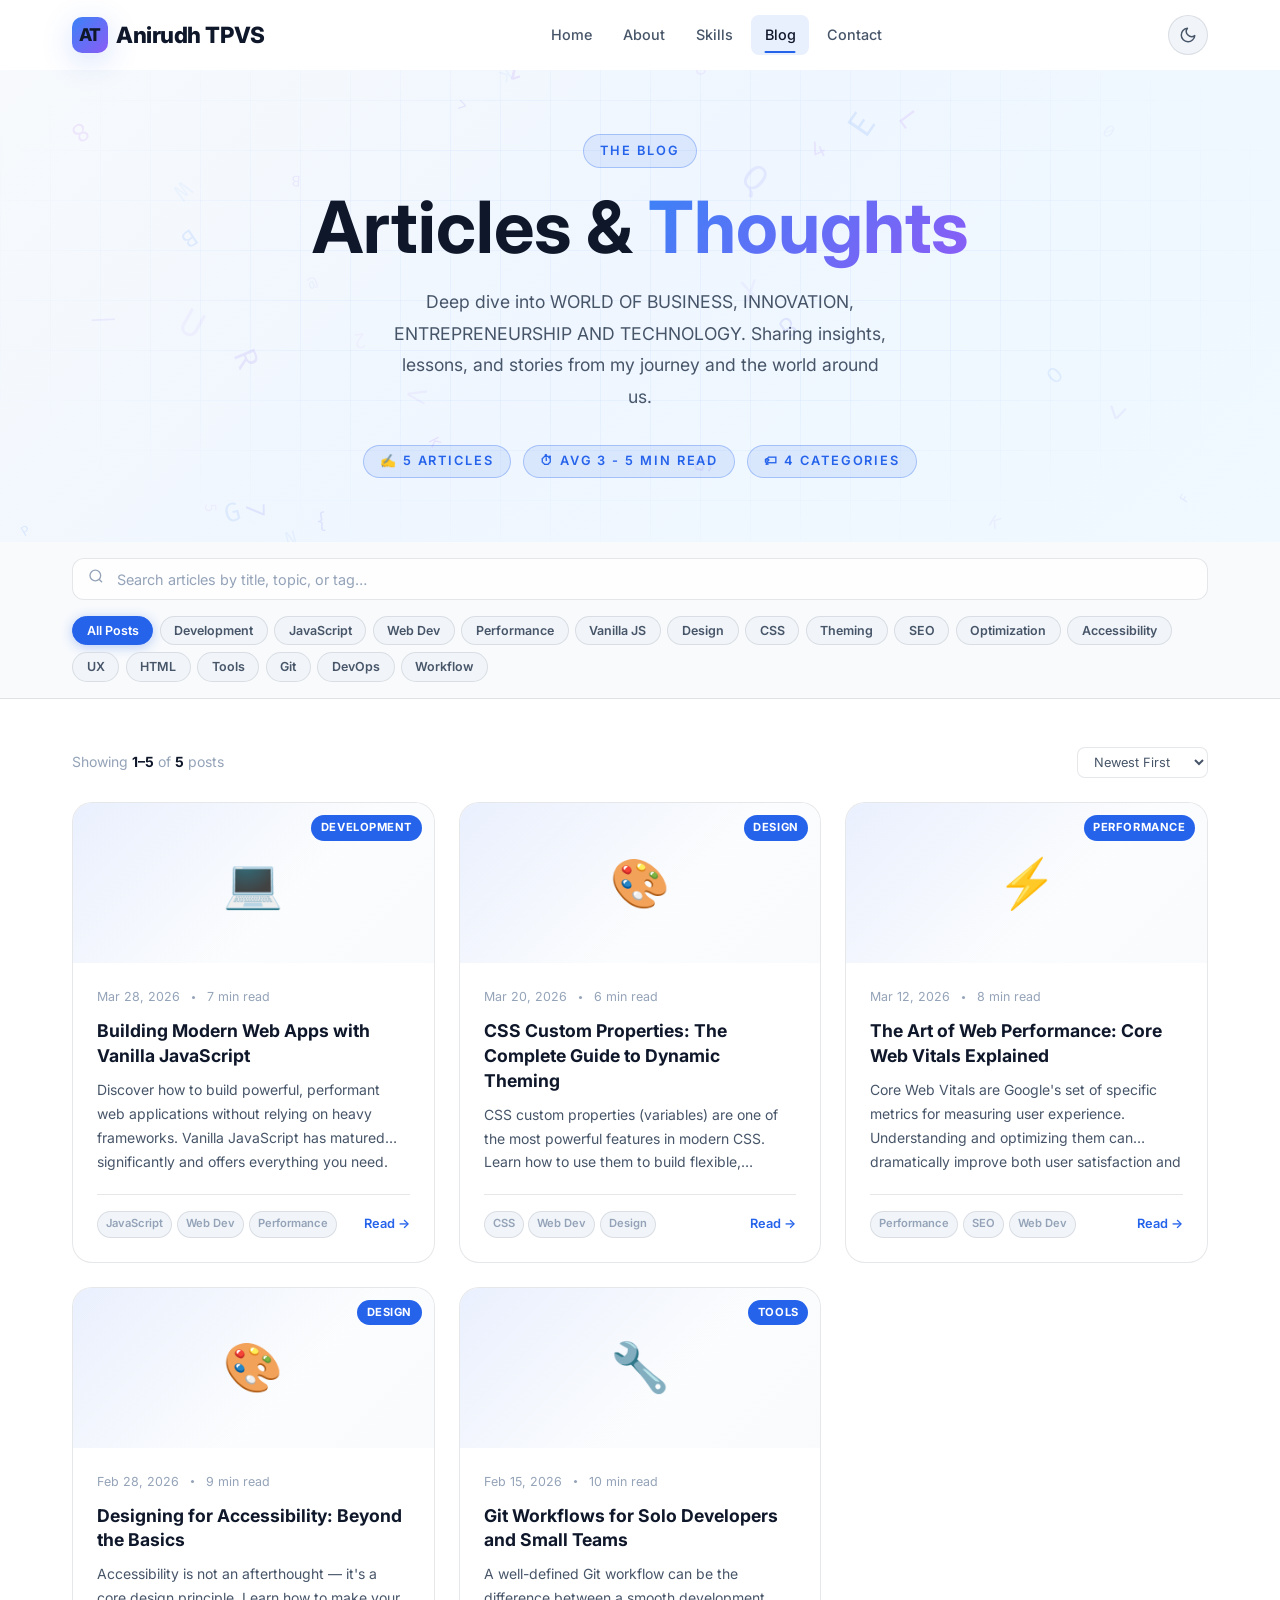
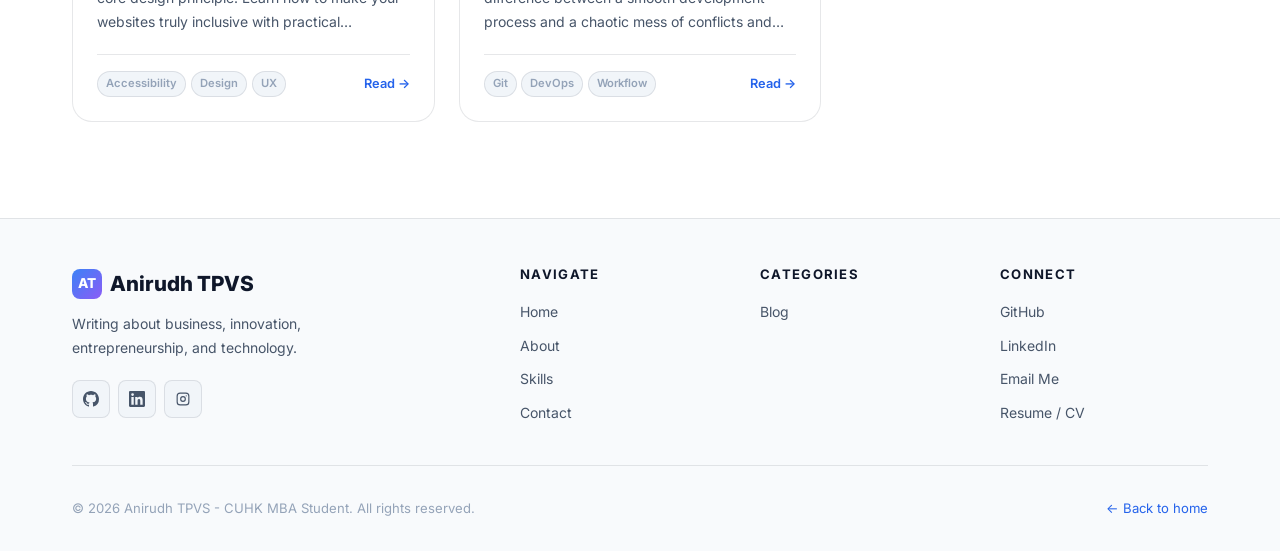
<file: blog.html>
<!DOCTYPE html>
<html lang="en" data-theme="dark">
<head>
  <meta charset="UTF-8">
  <meta name="viewport" content="width=device-width, initial-scale=1.0">
  <meta name="description" content="Anirudh TPVS's blog — articles on Business, Innovation, Entrepreneurship and Technology.">
  <meta name="author" content="Anirudh TPVS">

  <!-- Open Graph -->
  <meta property="og:title" content="Blog — Anirudh TPVS">
  <meta property="og:description" content="Articles on Business, Innovation, Entrepreneurship and Technology.">
  <meta property="og:type" content="website">

  <title>Blog — Anirudh TPVS</title>

  <!-- Fonts -->
  <link rel="preconnect" href="https://fonts.googleapis.com">
  <link rel="preconnect" href="https://fonts.gstatic.com" crossorigin>
  <link href="https://fonts.googleapis.com/css2?family=Inter:wght@300;400;500;600;700;800;900&family=Fira+Code:wght@400;500&display=swap" rel="stylesheet">

  <!-- Styles -->
  <link rel="stylesheet" href="css/style.css">
  <link rel="stylesheet" href="css/blog.css">

  <!-- Theme init — prevent flash -->
  <script>
    (function() {
      const saved = localStorage.getItem('theme') || 'dark';
      document.documentElement.setAttribute('data-theme', saved);
    })();
  </script>

  <style>
    /* Inline spin animation for pre-JS loading */
    @keyframes spin { to { transform: rotate(360deg); } }
  </style>
</head>
<body>

  <!-- ============================================================
       NAVBAR
       ============================================================ -->
  <header id="navbar" class="navbar" role="banner">
    <div class="nav-container">
      <a href="index.html" class="nav-logo" aria-label="Anirudh TPVS Home">
        <span class="nav-logo-icon" aria-hidden="true">AT</span>
        Anirudh TPVS
      </a>

      <nav class="nav-links" aria-label="Main navigation">
        <a href="index.html" class="nav-link">Home</a>
        <a href="index.html#about" class="nav-link">About</a>
        <a href="index.html#skills" class="nav-link">Skills</a>
        <!-- <a href="index.html#projects" class="nav-link">Projects</a> -->
        <a href="blog.html" class="nav-link active">Blog</a>
        <a href="index.html#contact" class="nav-link">Contact</a>
      </nav>

      <div class="nav-actions">
        <button class="theme-toggle" aria-label="Toggle dark mode" title="Toggle dark/light mode">
          🌙
        </button>
        <button class="hamburger" id="hamburger" aria-label="Toggle mobile menu" aria-expanded="false" aria-controls="mobile-menu">
          <span></span>
          <span></span>
          <span></span>
        </button>
      </div>
    </div>
  </header>

  <!-- Mobile Menu -->
  <nav id="mobile-menu" class="mobile-menu" aria-label="Mobile navigation">
    <div class="mobile-nav-links">
      <a href="index.html" class="mobile-nav-link">Home</a>
      <a href="index.html#about" class="mobile-nav-link">About</a>
      <a href="index.html#skills" class="mobile-nav-link">Skills</a>
      <a href="index.html#projects" class="mobile-nav-link">Projects</a>
      <a href="blog.html" class="mobile-nav-link">Blog</a>
      <a href="index.html#contact" class="mobile-nav-link">Contact</a>
    </div>
  </nav>

  <main>

    <!-- ============================================================
         BLOG HERO
         ============================================================ -->
    <section class="blog-hero" aria-label="Blog header">
      <canvas class="blog-hero-canvas" aria-hidden="true"></canvas>
      <div class="container blog-hero-content">
        <span class="section-label">The Blog</span>
        <h1 class="blog-hero-title">
          <span>Articles &amp; </span><span style="background:var(--gradient-accent);-webkit-background-clip:text;-webkit-text-fill-color:transparent;background-clip:text;">Thoughts</span>
        </h1>
        <p class="blog-hero-subtitle">
          Deep dive into WORLD OF BUSINESS, INNOVATION, ENTREPRENEURSHIP AND TECHNOLOGY. Sharing insights, lessons, and stories from my journey and the world around us.
        </p>
        <div style="display:flex;gap:0.75rem;justify-content:center;flex-wrap:wrap;">
          <span class="section-label" style="margin:0;">✍️ 5 Articles</span>
          <span class="section-label" style="margin:0;">⏱ Avg 3 - 5 min read</span>
          <span class="section-label" style="margin:0;">🏷 4 Categories</span>
        </div>
      </div>
    </section>

    <!-- ============================================================
         BLOG CONTROLS (Search + Filter)
         ============================================================ -->
    <div class="blog-controls" role="search" aria-label="Search and filter posts">
      <div class="container blog-controls-inner">

        <div class="search-wrapper">
          <span class="search-icon" aria-hidden="true">
            <svg width="16" height="16" viewBox="0 0 24 24" fill="none" stroke="currentColor" stroke-width="2"><circle cx="11" cy="11" r="8"/><line x1="21" y1="21" x2="16.65" y2="16.65"/></svg>
          </span>
          <input
            type="search"
            id="search-input"
            class="search-input"
            placeholder="Search articles by title, topic, or tag…"
            aria-label="Search blog posts"
            autocomplete="off"
          >
          <button class="search-clear" id="search-clear" aria-label="Clear search" title="Clear">✕</button>
        </div>

        <div class="filter-tags" id="filter-tags" role="group" aria-label="Filter by category">
          <!-- Built dynamically by JS -->
          <button class="filter-tag active" data-tag="all">All Posts</button>
        </div>

      </div>
    </div>

    <!-- ============================================================
         BLOG MAIN CONTENT
         ============================================================ -->
    <section class="blog-main" aria-label="Blog posts">
      <div class="container">

        <!-- Results info -->
        <div class="blog-results-info" id="results-info" aria-live="polite" aria-atomic="true">
          <span class="results-count">Loading posts…</span>
          <select class="sort-select" id="sort-select" aria-label="Sort posts">
            <option value="newest">Newest First</option>
            <option value="oldest">Oldest First</option>
            <option value="longest">Longest Read</option>
            <option value="shortest">Shortest Read</option>
          </select>
        </div>

        <!-- Post Grid -->
        <div class="blog-grid" id="blog-grid" aria-label="Blog post cards">
          <!-- Posts injected by blog.js -->
          <div class="blog-loading">
            <div class="loading-spinner"></div>
            <p class="loading-text">Loading posts…</p>
          </div>
        </div>

        <!-- Pagination -->
        <nav class="pagination" id="pagination" aria-label="Blog pagination"></nav>

      </div>
    </section>

  </main>

  <!-- ============================================================
       FOOTER
       ============================================================ -->
  <footer class="footer" role="contentinfo">
    <div class="container">
      <div class="footer-inner">
        <div class="footer-brand">
          <a href="index.html" class="footer-logo">
            <span style="width:30px;height:30px;background:var(--gradient-accent);border-radius:8px;display:flex;align-items:center;justify-content:center;font-size:0.85rem;font-weight:800;color:white;flex-shrink:0;" aria-hidden="true">AT</span>
            Anirudh TPVS
          </a>
          <p class="footer-tagline">Writing about business, innovation, entrepreneurship, and technology.</p>
          <div class="footer-social">
            <a href="https://www.github.com/anirudhtavva" target="_blank" rel="noopener noreferrer" class="footer-social-link" aria-label="GitHub">
              <svg width="16" height="16" viewBox="0 0 24 24" fill="currentColor" aria-hidden="true"><path d="M12 0C5.37 0 0 5.37 0 12c0 5.31 3.435 9.795 8.205 11.385.6.105.825-.255.825-.57 0-.285-.015-1.23-.015-2.235-3.015.555-3.795-.735-4.035-1.41-.135-.345-.72-1.41-1.23-1.695-.42-.225-1.02-.78-.015-.795.945-.015 1.62.87 1.845 1.23 1.08 1.815 2.805 1.305 3.495.99.105-.78.42-1.305.765-1.605-2.67-.3-5.46-1.335-5.46-5.925 0-1.305.465-2.385 1.23-3.225-.12-.3-.54-1.53.12-3.18 0 0 1.005-.315 3.3 1.23.96-.27 1.98-.405 3-.405s2.04.135 3 .405c2.295-1.56 3.3-1.23 3.3-1.23.66 1.65.24 2.88.12 3.18.765.84 1.23 1.905 1.23 3.225 0 4.605-2.805 5.625-5.475 5.925.435.375.81 1.095.81 2.22 0 1.605-.015 2.895-.015 3.3 0 .315.225.69.825.57A12.02 12.02 0 0 0 24 12c0-6.63-5.37-12-12-12z"/></svg>
            </a>
            <a href="https://www.linkedin.com/in/anirudh-tpvs-a08274151" target="_blank" rel="noopener noreferrer" class="footer-social-link" aria-label="LinkedIn">
              <svg width="16" height="16" viewBox="0 0 24 24" fill="currentColor" aria-hidden="true"><path d="M20.447 20.452h-3.554v-5.569c0-1.328-.027-3.037-1.852-3.037-1.853 0-2.136 1.445-2.136 2.939v5.667H9.351V9h3.414v1.561h.046c.477-.9 1.637-1.85 3.37-1.85 3.601 0 4.267 2.37 4.267 5.455v6.286zM5.337 7.433a2.062 2.062 0 0 1-2.063-2.065 2.064 2.064 0 1 1 2.063 2.065zm1.782 13.019H3.555V9h3.564v11.452zM22.225 0H1.771C.792 0 0 .774 0 1.729v20.542C0 23.227.792 24 1.771 24h20.451C23.2 24 24 23.227 24 22.271V1.729C24 .774 23.2 0 22.222 0h.003z"/></svg>
            </a>
            <a href="https://www.instagram.com/motivationalpositivelifevibes" target="_blank" rel="noopener noreferrer" class="footer-social-link" aria-label="Instagram">
              <svg width="14" height="14" viewBox="0 0 24 24" fill="none" stroke="currentColor" stroke-width="2" stroke-linecap="round" stroke-linejoin="round" aria-hidden="true"><rect x="2" y="2" width="20" height="20" rx="5" ry="5"/><circle cx="12" cy="12" r="4"/><circle cx="17.5" cy="6.5" r="1" fill="currentColor" stroke="none"/></svg>
            </a>
          </div>
        </div>

        <div>
          <h3 class="footer-col-title">Navigate</h3>
          <ul class="footer-links">
            <li><a href="index.html" class="footer-link">Home</a></li>
            <li><a href="index.html#about" class="footer-link">About</a></li>
            <li><a href="index.html#skills" class="footer-link">Skills</a></li>
            <!-- <li><a href="index.html#projects" class="footer-link">Projects</a></li> -->
            <li><a href="index.html#contact" class="footer-link">Contact</a></li>
          </ul>
        </div>

        <div>
          <h3 class="footer-col-title">Categories</h3>
          <ul class="footer-links">
            <li><a href="blog.html#" class="footer-link">Blog</a></li>
            <!-- <li><a href="#" class="footer-link" onclick="event.preventDefault()">Design</a></li> 
            <li><a href="#" class="footer-link" onclick="event.preventDefault()">Performance</a></li>
            <li><a href="#" class="footer-link" onclick="event.preventDefault()">Tools</a></li>-->
          </ul>
        </div>

        <div>
          <h3 class="footer-col-title">Connect</h3>
          <ul class="footer-links">
            <li><a href="https://github.com/anirudhtavva" target="_blank" rel="noopener noreferrer" class="footer-link">GitHub</a></li>
            <li><a href="https://www.linkedin.com/in/anirudh-tpvs-a08274151" target="_blank" rel="noopener noreferrer" class="footer-link">LinkedIn</a></li>
            <li><a href="mailto:anirudhtpvss@gmail.com" class="footer-link">Email Me</a></li>
            <li><a href="assets/resume.pdf" download class="footer-link">Resume / CV</a></li>
          </ul>
        </div>

      </div>

      <div class="footer-bottom">
        <span>© 2026 Anirudh TPVS - CUHK MBA Student. All rights reserved.</span>
        <span><a href="index.html">← Back to home</a></span>
      </div>
    </div>
  </footer>

  <!-- Scripts -->
  <script src="js/blog.js"></script>

</body>
</html>
</file>
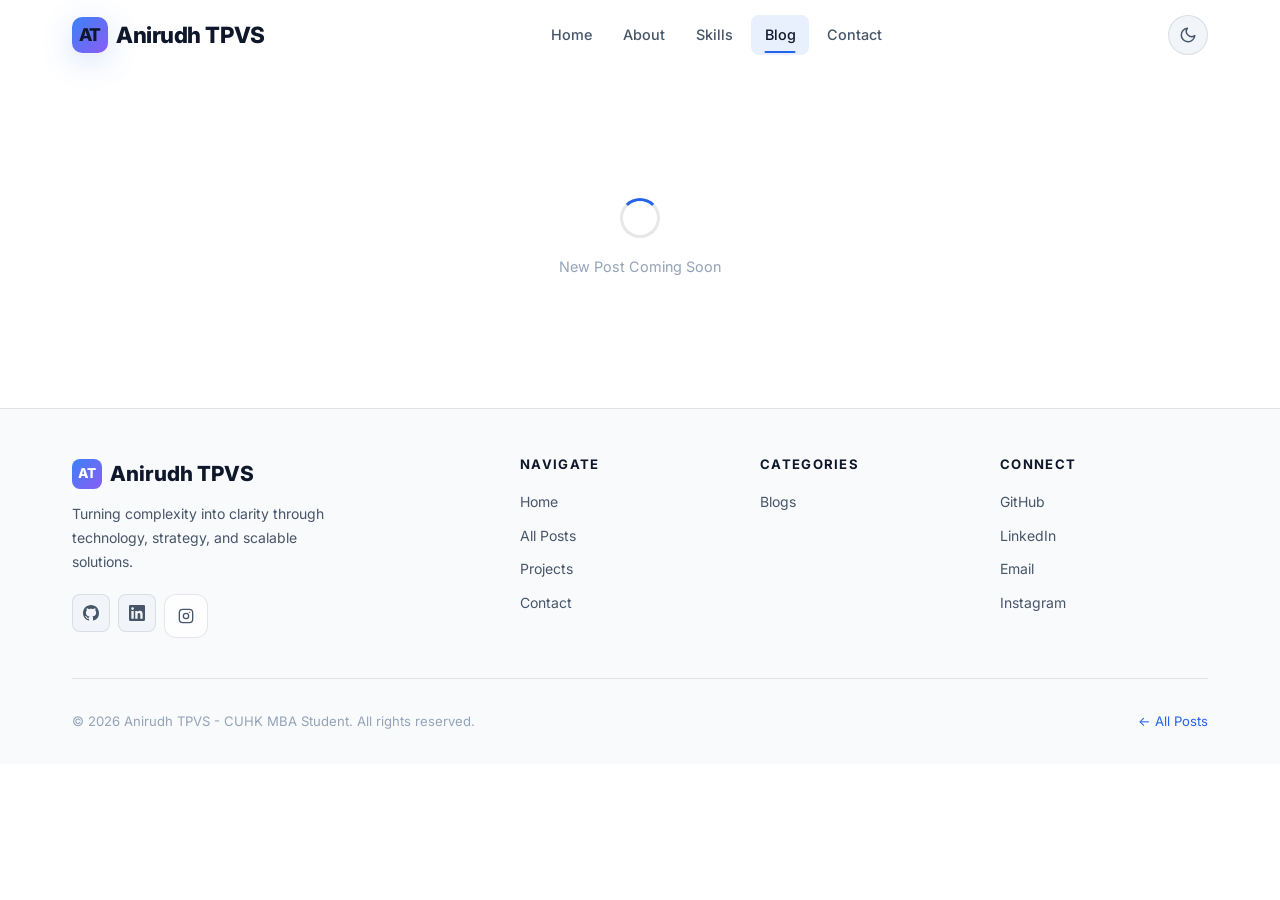
<file: post.html>
<!DOCTYPE html>
<html lang="en" data-theme="dark">
<head>
  <meta charset="UTF-8">
  <meta name="viewport" content="width=device-width, initial-scale=1.0">
  <meta name="description" content="Blog post — Alex Morgan">
  <meta name="author" content="Alex Morgan">

  <title>New Post Coming Soon… — Anirudh TPVS</title>

  <!-- Fonts -->
  <link rel="preconnect" href="https://fonts.googleapis.com">
  <link rel="preconnect" href="https://fonts.gstatic.com" crossorigin>
  <link href="https://fonts.googleapis.com/css2?family=Inter:wght@300;400;500;600;700;800;900&family=Fira+Code:wght@400;500&display=swap" rel="stylesheet">

  <!-- Styles -->
  <link rel="stylesheet" href="css/style.css">
  <link rel="stylesheet" href="css/blog.css">

  <!-- Theme init — prevent flash -->
  <script>
    (function() {
      const saved = localStorage.getItem('theme') || 'dark';
      document.documentElement.setAttribute('data-theme', saved);
    })();
  </script>

  <style>
    @keyframes spin { to { transform: rotate(360deg); } }
  </style>
</head>
<body>

  <!-- ============================================================
       NAVBAR
       ============================================================ -->
  <header id="navbar" class="navbar" role="banner">
    <div class="nav-container">
      <a href="index.html" class="nav-logo" aria-label="Alex Morgan Home">
        <span class="nav-logo-icon" aria-hidden="true">AT</span>
        Anirudh TPVS
      </a>

      <nav class="nav-links" aria-label="Main navigation">
        <a href="index.html" class="nav-link">Home</a>
        <a href="index.html#about" class="nav-link">About</a>
        <a href="index.html#skills" class="nav-link">Skills</a>
        <!-- <a href="index.html#projects" class="nav-link">Projects</a> -->
        <a href="blog.html" class="nav-link active">Blog</a>
        <a href="index.html#contact" class="nav-link">Contact</a>
      </nav>

      <div class="nav-actions">
        <button class="theme-toggle" aria-label="Toggle dark mode" title="Toggle dark/light mode">
          🌙
        </button>
        <button class="hamburger" id="hamburger" aria-label="Toggle mobile menu" aria-expanded="false" aria-controls="mobile-menu">
          <span></span>
          <span></span>
          <span></span>
        </button>
      </div>
    </div>
  </header>

  <!-- Mobile Menu -->
  <nav id="mobile-menu" class="mobile-menu" aria-label="Mobile navigation">
    <div class="mobile-nav-links">
      <a href="index.html" class="mobile-nav-link">Home</a>
      <a href="index.html#about" class="mobile-nav-link">About</a>
      <a href="index.html#skills" class="mobile-nav-link">Skills</a>
      <!-- <a href="index.html#projects" class="nav-link">Projects</a> -->
      <a href="blog.html" class="mobile-nav-link">Blog</a>
      <a href="index.html#contact" class="mobile-nav-link">Contact</a>
    </div>
  </nav>

  <!-- ============================================================
       POST PAGE CONTENT
       Post hero, body, TOC, navigation — all injected by blog.js
       (PostPage.init() renders everything based on ?id= param)
       ============================================================ -->
  <main class="post-page" id="post-page" role="main">

    <!-- Initial loading state -->
    <div class="post-page-content">
      <div class="post-loading">
        <div class="loading-spinner"></div>
        <p class="loading-text">New Post Coming Soon</p>
      </div>
    </div>

  </main>

  <!-- ============================================================
       FOOTER
       ============================================================ -->
  <footer class="footer" role="contentinfo">
    <div class="container">
      <div class="footer-inner">
        <div class="footer-brand">
          <a href="index.html" class="footer-logo">
            <span style="width:30px;height:30px;background:var(--gradient-accent);border-radius:8px;display:flex;align-items:center;justify-content:center;font-size:0.85rem;font-weight:800;color:white;flex-shrink:0;" aria-hidden="true">AT</span>
            Anirudh TPVS
          </a>
          <p class="footer-tagline">Turning complexity into clarity through technology, strategy, and scalable solutions.</p>
          <div class="footer-social">
            <a href="https://github.com" target="_blank" rel="noopener noreferrer" class="footer-social-link" aria-label="GitHub">
              <svg width="16" height="16" viewBox="0 0 24 24" fill="currentColor" aria-hidden="true"><path d="M12 0C5.37 0 0 5.37 0 12c0 5.31 3.435 9.795 8.205 11.385.6.105.825-.255.825-.57 0-.285-.015-1.23-.015-2.235-3.015.555-3.795-.735-4.035-1.41-.135-.345-.72-1.41-1.23-1.695-.42-.225-1.02-.78-.015-.795.945-.015 1.62.87 1.845 1.23 1.08 1.815 2.805 1.305 3.495.99.105-.78.42-1.305.765-1.605-2.67-.3-5.46-1.335-5.46-5.925 0-1.305.465-2.385 1.23-3.225-.12-.3-.54-1.53.12-3.18 0 0 1.005-.315 3.3 1.23.96-.27 1.98-.405 3-.405s2.04.135 3 .405c2.295-1.56 3.3-1.23 3.3-1.23.66 1.65.24 2.88.12 3.18.765.84 1.23 1.905 1.23 3.225 0 4.605-2.805 5.625-5.475 5.925.435.375.81 1.095.81 2.22 0 1.605-.015 2.895-.015 3.3 0 .315.225.69.825.57A12.02 12.02 0 0 0 24 12c0-6.63-5.37-12-12-12z"/></svg>
            </a>
            <a href="https://linkedin.com" target="_blank" rel="noopener noreferrer" class="footer-social-link" aria-label="LinkedIn">
              <svg width="16" height="16" viewBox="0 0 24 24" fill="currentColor" aria-hidden="true"><path d="M20.447 20.452h-3.554v-5.569c0-1.328-.027-3.037-1.852-3.037-1.853 0-2.136 1.445-2.136 2.939v5.667H9.351V9h3.414v1.561h.046c.477-.9 1.637-1.85 3.37-1.85 3.601 0 4.267 2.37 4.267 5.455v6.286zM5.337 7.433a2.062 2.062 0 0 1-2.063-2.065 2.064 2.064 0 1 1 2.063 2.065zm1.782 13.019H3.555V9h3.564v11.452zM22.225 0H1.771C.792 0 0 .774 0 1.729v20.542C0 23.227.792 24 1.771 24h20.451C23.2 24 24 23.227 24 22.271V1.729C24 .774 23.2 0 22.222 0h.003z"/></svg>
            </a>
            <a href="https://www.instagram.com/motivationalpositivelifevibes" target="_blank" rel="noopener noreferrer" class="social-link" aria-label="Instagram">
                <svg width="16" height="16" viewBox="0 0 24 24" fill="none" stroke="currentColor" stroke-width="2" stroke-linecap="round" stroke-linejoin="round" aria-hidden="true"><rect x="2" y="2" width="20" height="20" rx="5" ry="5"/><circle cx="12" cy="12" r="4"/><circle cx="17.5" cy="6.5" r="1" fill="currentColor" stroke="none"/></svg>
            </a>
          </div>
        </div>

        <div>
          <h3 class="footer-col-title">Navigate</h3>
          <ul class="footer-links">
            <li><a href="index.html" class="footer-link">Home</a></li>
            <li><a href="blog.html" class="footer-link">All Posts</a></li>
            <li><a href="index.html#projects" class="footer-link">Projects</a></li>
            <li><a href="index.html#contact" class="footer-link">Contact</a></li>
          </ul>
        </div>

        <div>
          <h3 class="footer-col-title">Categories</h3>
          <ul class="footer-links">
            <li><a href="blog.html" class="footer-link">Blogs</a></li>
           <!-- <li><a href="blog.html" class="footer-link">Development</a></li>
            <li><a href="blog.html" class="footer-link">Design</a></li>
            <li><a href="blog.html" class="footer-link">Performance</a></li>
            <li><a href="blog.html" class="footer-link">Tools</a></li> -->
          </ul>
        </div>

        <div>
          <h3 class="footer-col-title">Connect</h3>
          <ul class="footer-links">
            <li><a href="https://github.com/anirudhtavva" target="_blank" rel="noopener noreferrer" class="footer-link">GitHub</a></li>
            <li><a href="https://www.linkedin.com/in/anirudh-tpvs-a08274151" target="_blank" rel="noopener noreferrer" class="footer-link">LinkedIn</a></li>
            <li><a href="mailto:anirudhtpvss@gmail.com" class="footer-link">Email</a></li>
            <li><a href="https://www.instagram.com/motivationalpositivelifevibes?igsh=aHc3cWg4dmh6dDNu" target="_blank" rel="noopener noreferrer" class="footer-link">Instagram</a></li>
          </ul>
        </div>

      </div>

      <div class="footer-bottom">
        <span>© 2026 Anirudh TPVS - CUHK MBA Student. All rights reserved.</span>
        <span><a href="blog.html">← All Posts</a></span>
      </div>
    </div>
  </footer>

  <!-- Scripts -->
  <script src="js/blog.js"></script>

</body>
</html>
</file>
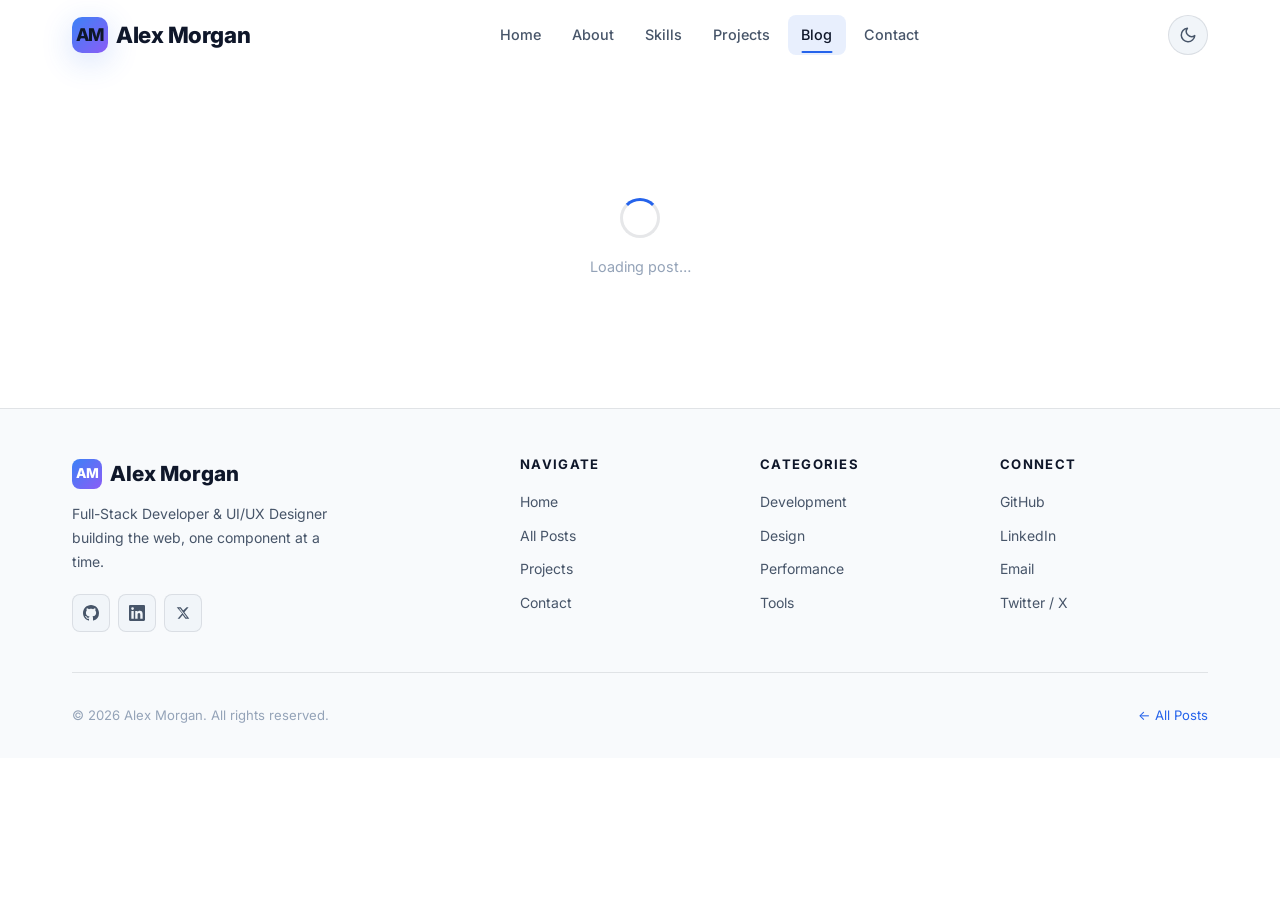
<file: Website/post.html>
<!DOCTYPE html>
<html lang="en" data-theme="dark">
<head>
  <meta charset="UTF-8">
  <meta name="viewport" content="width=device-width, initial-scale=1.0">
  <meta name="description" content="Blog post — Alex Morgan">
  <meta name="author" content="Alex Morgan">

  <title>Loading Post… — Alex Morgan</title>

  <!-- Fonts -->
  <link rel="preconnect" href="https://fonts.googleapis.com">
  <link rel="preconnect" href="https://fonts.gstatic.com" crossorigin>
  <link href="https://fonts.googleapis.com/css2?family=Inter:wght@300;400;500;600;700;800;900&family=Fira+Code:wght@400;500&display=swap" rel="stylesheet">

  <!-- Styles -->
  <link rel="stylesheet" href="css/style.css">
  <link rel="stylesheet" href="css/blog.css">

  <!-- Theme init — prevent flash -->
  <script>
    (function() {
      const saved = localStorage.getItem('theme') || 'dark';
      document.documentElement.setAttribute('data-theme', saved);
    })();
  </script>

  <style>
    @keyframes spin { to { transform: rotate(360deg); } }
  </style>
</head>
<body>

  <!-- ============================================================
       NAVBAR
       ============================================================ -->
  <header id="navbar" class="navbar" role="banner">
    <div class="nav-container">
      <a href="index.html" class="nav-logo" aria-label="Alex Morgan Home">
        <span class="nav-logo-icon" aria-hidden="true">AM</span>
        Alex Morgan
      </a>

      <nav class="nav-links" aria-label="Main navigation">
        <a href="index.html" class="nav-link">Home</a>
        <a href="index.html#about" class="nav-link">About</a>
        <a href="index.html#skills" class="nav-link">Skills</a>
        <a href="index.html#projects" class="nav-link">Projects</a>
        <a href="blog.html" class="nav-link active">Blog</a>
        <a href="index.html#contact" class="nav-link">Contact</a>
      </nav>

      <div class="nav-actions">
        <button class="theme-toggle" aria-label="Toggle dark mode" title="Toggle dark/light mode">
          🌙
        </button>
        <button class="hamburger" id="hamburger" aria-label="Toggle mobile menu" aria-expanded="false" aria-controls="mobile-menu">
          <span></span>
          <span></span>
          <span></span>
        </button>
      </div>
    </div>
  </header>

  <!-- Mobile Menu -->
  <nav id="mobile-menu" class="mobile-menu" aria-label="Mobile navigation">
    <div class="mobile-nav-links">
      <a href="index.html" class="mobile-nav-link">Home</a>
      <a href="index.html#about" class="mobile-nav-link">About</a>
      <a href="index.html#skills" class="mobile-nav-link">Skills</a>
      <a href="index.html#projects" class="mobile-nav-link">Projects</a>
      <a href="blog.html" class="mobile-nav-link">Blog</a>
      <a href="index.html#contact" class="mobile-nav-link">Contact</a>
    </div>
  </nav>

  <!-- ============================================================
       POST PAGE CONTENT
       Post hero, body, TOC, navigation — all injected by blog.js
       (PostPage.init() renders everything based on ?id= param)
       ============================================================ -->
  <main class="post-page" id="post-page" role="main">

    <!-- Initial loading state -->
    <div class="post-page-content">
      <div class="post-loading">
        <div class="loading-spinner"></div>
        <p class="loading-text">Loading post…</p>
      </div>
    </div>

  </main>

  <!-- ============================================================
       FOOTER
       ============================================================ -->
  <footer class="footer" role="contentinfo">
    <div class="container">
      <div class="footer-inner">
        <div class="footer-brand">
          <a href="index.html" class="footer-logo">
            <span style="width:30px;height:30px;background:var(--gradient-accent);border-radius:8px;display:flex;align-items:center;justify-content:center;font-size:0.85rem;font-weight:800;color:white;flex-shrink:0;" aria-hidden="true">AM</span>
            Alex Morgan
          </a>
          <p class="footer-tagline">Full-Stack Developer & UI/UX Designer building the web, one component at a time.</p>
          <div class="footer-social">
            <a href="https://github.com" target="_blank" rel="noopener noreferrer" class="footer-social-link" aria-label="GitHub">
              <svg width="16" height="16" viewBox="0 0 24 24" fill="currentColor" aria-hidden="true"><path d="M12 0C5.37 0 0 5.37 0 12c0 5.31 3.435 9.795 8.205 11.385.6.105.825-.255.825-.57 0-.285-.015-1.23-.015-2.235-3.015.555-3.795-.735-4.035-1.41-.135-.345-.72-1.41-1.23-1.695-.42-.225-1.02-.78-.015-.795.945-.015 1.62.87 1.845 1.23 1.08 1.815 2.805 1.305 3.495.99.105-.78.42-1.305.765-1.605-2.67-.3-5.46-1.335-5.46-5.925 0-1.305.465-2.385 1.23-3.225-.12-.3-.54-1.53.12-3.18 0 0 1.005-.315 3.3 1.23.96-.27 1.98-.405 3-.405s2.04.135 3 .405c2.295-1.56 3.3-1.23 3.3-1.23.66 1.65.24 2.88.12 3.18.765.84 1.23 1.905 1.23 3.225 0 4.605-2.805 5.625-5.475 5.925.435.375.81 1.095.81 2.22 0 1.605-.015 2.895-.015 3.3 0 .315.225.69.825.57A12.02 12.02 0 0 0 24 12c0-6.63-5.37-12-12-12z"/></svg>
            </a>
            <a href="https://linkedin.com" target="_blank" rel="noopener noreferrer" class="footer-social-link" aria-label="LinkedIn">
              <svg width="16" height="16" viewBox="0 0 24 24" fill="currentColor" aria-hidden="true"><path d="M20.447 20.452h-3.554v-5.569c0-1.328-.027-3.037-1.852-3.037-1.853 0-2.136 1.445-2.136 2.939v5.667H9.351V9h3.414v1.561h.046c.477-.9 1.637-1.85 3.37-1.85 3.601 0 4.267 2.37 4.267 5.455v6.286zM5.337 7.433a2.062 2.062 0 0 1-2.063-2.065 2.064 2.064 0 1 1 2.063 2.065zm1.782 13.019H3.555V9h3.564v11.452zM22.225 0H1.771C.792 0 0 .774 0 1.729v20.542C0 23.227.792 24 1.771 24h20.451C23.2 24 24 23.227 24 22.271V1.729C24 .774 23.2 0 22.222 0h.003z"/></svg>
            </a>
            <a href="https://twitter.com" target="_blank" rel="noopener noreferrer" class="footer-social-link" aria-label="Twitter / X">
              <svg width="14" height="14" viewBox="0 0 24 24" fill="currentColor" aria-hidden="true"><path d="M18.244 2.25h3.308l-7.227 8.26 8.502 11.24H16.17l-4.714-6.231-5.401 6.231H2.748l7.73-8.835L1.254 2.25H8.08l4.258 5.63L18.244 2.25zM17.083 19.77h1.833L7.084 4.126H5.117z"/></svg>
            </a>
          </div>
        </div>

        <div>
          <h3 class="footer-col-title">Navigate</h3>
          <ul class="footer-links">
            <li><a href="index.html" class="footer-link">Home</a></li>
            <li><a href="blog.html" class="footer-link">All Posts</a></li>
            <li><a href="index.html#projects" class="footer-link">Projects</a></li>
            <li><a href="index.html#contact" class="footer-link">Contact</a></li>
          </ul>
        </div>

        <div>
          <h3 class="footer-col-title">Categories</h3>
          <ul class="footer-links">
            <li><a href="blog.html" class="footer-link">Development</a></li>
            <li><a href="blog.html" class="footer-link">Design</a></li>
            <li><a href="blog.html" class="footer-link">Performance</a></li>
            <li><a href="blog.html" class="footer-link">Tools</a></li>
          </ul>
        </div>

        <div>
          <h3 class="footer-col-title">Connect</h3>
          <ul class="footer-links">
            <li><a href="https://github.com" target="_blank" rel="noopener noreferrer" class="footer-link">GitHub</a></li>
            <li><a href="https://linkedin.com" target="_blank" rel="noopener noreferrer" class="footer-link">LinkedIn</a></li>
            <li><a href="mailto:alex@example.com" class="footer-link">Email</a></li>
            <li><a href="https://twitter.com" target="_blank" rel="noopener noreferrer" class="footer-link">Twitter / X</a></li>
          </ul>
        </div>

      </div>

      <div class="footer-bottom">
        <span>© 2026 Alex Morgan. All rights reserved.</span>
        <span><a href="blog.html">← All Posts</a></span>
      </div>
    </div>
  </footer>

  <!-- Scripts -->
  <script src="js/blog.js"></script>

</body>
</html>
</file>
<file: css/style.css>
/* ============================================================
   CSS Custom Properties & Reset
   ============================================================ */

:root {
  /* Dark theme (default) */
  --bg-primary: #0a0f1e;
  --bg-secondary: #0f172a;
  --bg-tertiary: #1e293b;
  --bg-card: rgba(30, 41, 59, 0.6);
  --bg-card-hover: rgba(30, 41, 59, 0.9);

  --text-primary: #f1f5f9;
  --text-secondary: #94a3b8;
  --text-muted: #64748b;

  --accent: #3b82f6;
  --accent-hover: #2563eb;
  --accent-light: rgba(59, 130, 246, 0.15);
  --accent-glow: rgba(59, 130, 246, 0.4);

  --border-color: rgba(148, 163, 184, 0.1);
  --border-accent: rgba(59, 130, 246, 0.3);

  --gradient-hero: linear-gradient(135deg, #0a0f1e 0%, #0f172a 50%, #1a1040 100%);
  --gradient-accent: linear-gradient(135deg, #3b82f6, #8b5cf6);
  --gradient-card: linear-gradient(135deg, rgba(30,41,59,0.8), rgba(15,23,42,0.8));

  --shadow-sm: 0 2px 8px rgba(0, 0, 0, 0.3);
  --shadow-md: 0 8px 24px rgba(0, 0, 0, 0.4);
  --shadow-lg: 0 20px 60px rgba(0, 0, 0, 0.5);
  --shadow-accent: 0 8px 32px rgba(59, 130, 246, 0.3);

  --blur-glass: blur(16px);

  --nav-height: 70px;
  --container-max: 1200px;
  --container-padding: clamp(1rem, 4vw, 2rem);

  --radius-sm: 8px;
  --radius-md: 12px;
  --radius-lg: 20px;
  --radius-xl: 28px;

  --transition-fast: 150ms ease;
  --transition-base: 250ms ease;
  --transition-slow: 400ms ease;

  --font-sans: 'Inter', -apple-system, BlinkMacSystemFont, 'Segoe UI', sans-serif;
  --font-mono: 'Fira Code', 'Cascadia Code', 'JetBrains Mono', monospace;
}

[data-theme="light"] {
  --bg-primary: #ffffff;
  --bg-secondary: #f8fafc;
  --bg-tertiary: #f1f5f9;
  --bg-card: rgba(255, 255, 255, 0.8);
  --bg-card-hover: rgba(255, 255, 255, 0.95);

  --text-primary: #0f172a;
  --text-secondary: #475569;
  --text-muted: #94a3b8;

  --accent: #2563eb;
  --accent-hover: #1d4ed8;
  --accent-light: rgba(37, 99, 235, 0.1);
  --accent-glow: rgba(37, 99, 235, 0.3);

  --border-color: rgba(15, 23, 42, 0.1);
  --border-accent: rgba(37, 99, 235, 0.3);

  --gradient-hero: linear-gradient(135deg, #f8fafc 0%, #eff6ff 50%, #f0f9ff 100%);
  --gradient-card: linear-gradient(135deg, rgba(255,255,255,0.9), rgba(248,250,252,0.9));

  --shadow-sm: 0 2px 8px rgba(0, 0, 0, 0.06);
  --shadow-md: 0 8px 24px rgba(0, 0, 0, 0.1);
  --shadow-lg: 0 20px 60px rgba(0, 0, 0, 0.12);
  --shadow-accent: 0 8px 32px rgba(37, 99, 235, 0.2);
}

/* ============================================================
   Reset & Base
   ============================================================ */

*, *::before, *::after {
  box-sizing: border-box;
  margin: 0;
  padding: 0;
}

html {
  scroll-behavior: smooth;
  font-size: 16px;
  -webkit-text-size-adjust: 100%;
}

body {
  font-family: var(--font-sans);
  background-color: var(--bg-primary);
  color: var(--text-primary);
  line-height: 1.6;
  overflow-x: hidden;
  transition: background-color var(--transition-slow), color var(--transition-slow);
}

img {
  max-width: 100%;
  height: auto;
  display: block;
}

a {
  color: var(--accent);
  text-decoration: none;
  transition: color var(--transition-fast);
}

a:hover {
  color: var(--accent-hover);
}

ul {
  list-style: none;
}

button {
  cursor: pointer;
  border: none;
  background: none;
  font-family: inherit;
}

input, textarea, select {
  font-family: inherit;
}

/* ============================================================
   Typography
   ============================================================ */

h1, h2, h3, h4, h5, h6 {
  font-weight: 700;
  line-height: 1.2;
  color: var(--text-primary);
}

h1 { font-size: clamp(2.5rem, 6vw, 4.5rem); }
h2 { font-size: clamp(1.8rem, 4vw, 2.8rem); }
h3 { font-size: clamp(1.3rem, 3vw, 1.8rem); }
h4 { font-size: 1.2rem; }

p {
  color: var(--text-secondary);
  line-height: 1.8;
}

/* ============================================================
   Layout Utilities
   ============================================================ */

.container {
  width: 100%;
  max-width: var(--container-max);
  margin: 0 auto;
  padding: 0 var(--container-padding);
}

.section {
  padding: clamp(4rem, 8vw, 7rem) 0;
}

.section-header {
  text-align: center;
  margin-bottom: clamp(2.5rem, 5vw, 4rem);
}

.section-label {
  display: inline-block;
  font-size: 0.8rem;
  font-weight: 600;
  letter-spacing: 0.15em;
  text-transform: uppercase;
  color: var(--accent);
  background: var(--accent-light);
  padding: 0.35rem 1rem;
  border-radius: 100px;
  margin-bottom: 1rem;
  border: 1px solid var(--border-accent);
}

.section-title {
  margin-bottom: 1rem;
}

.section-title span {
  background: var(--gradient-accent);
  -webkit-background-clip: text;
  -webkit-text-fill-color: transparent;
  background-clip: text;
}

.section-subtitle {
  font-size: 1.1rem;
  color: var(--text-secondary);
  max-width: 600px;
  margin: 0 auto;
}

/* ============================================================
   Navbar
   ============================================================ */

.navbar {
  position: fixed;
  top: 0;
  left: 0;
  right: 0;
  z-index: 1000;
  height: var(--nav-height);
  background: var(--bg-primary);
  transition: transform var(--transition-base), background-color var(--transition-base), box-shadow var(--transition-base);
}

.navbar.scrolled {
  background: var(--bg-card);
  backdrop-filter: var(--blur-glass);
  -webkit-backdrop-filter: var(--blur-glass);
  border-bottom: 1px solid var(--border-color);
  box-shadow: var(--shadow-sm);
}

.navbar.hidden {
  transform: translateY(-100%);
}

.nav-container {
  display: flex;
  align-items: center;
  justify-content: space-between;
  height: 100%;
  max-width: var(--container-max);
  margin: 0 auto;
  padding: 0 var(--container-padding);
}

.nav-logo {
  display: flex;
  align-items: center;
  gap: 0.5rem;
  font-size: 1.4rem;
  font-weight: 800;
  color: var(--text-primary);
  text-decoration: none;
  letter-spacing: -0.02em;
}

.nav-logo-icon {
  width: 36px;
  height: 36px;
  background: var(--gradient-accent);
  border-radius: 10px;
  display: flex;
  align-items: center;
  justify-content: center;
  font-size: 1.1rem;
  box-shadow: var(--shadow-accent);
}

.nav-links {
  display: flex;
  align-items: center;
  gap: 0.25rem;
}

.nav-link {
  position: relative;
  padding: 0.5rem 0.85rem;
  font-size: 0.9rem;
  font-weight: 500;
  color: var(--text-secondary);
  text-decoration: none;
  border-radius: var(--radius-sm);
  transition: color var(--transition-fast), background-color var(--transition-fast);
}

.nav-link::after {
  content: '';
  position: absolute;
  bottom: 2px;
  left: 50%;
  transform: translateX(-50%) scaleX(0);
  width: calc(100% - 1.7rem);
  height: 2px;
  background: var(--accent);
  border-radius: 2px;
  transition: transform var(--transition-base);
}

.nav-link:hover,
.nav-link.active {
  color: var(--text-primary);
  background: var(--accent-light);
}

.nav-link.active::after {
  transform: translateX(-50%) scaleX(1);
}

.nav-actions {
  display: flex;
  align-items: center;
  gap: 0.75rem;
}

.theme-toggle {
  width: 40px;
  height: 40px;
  border-radius: 50%;
  background: var(--bg-tertiary);
  border: 1px solid var(--border-color);
  display: flex;
  align-items: center;
  justify-content: center;
  font-size: 1.1rem;
  transition: all var(--transition-base);
  color: var(--text-secondary);
}

.theme-toggle:hover {
  background: var(--accent-light);
  border-color: var(--border-accent);
  color: var(--accent);
  transform: rotate(20deg);
}

.hamburger {
  display: none;
  width: 40px;
  height: 40px;
  border-radius: var(--radius-sm);
  background: var(--bg-tertiary);
  border: 1px solid var(--border-color);
  flex-direction: column;
  align-items: center;
  justify-content: center;
  gap: 5px;
  transition: all var(--transition-base);
}

.hamburger span {
  display: block;
  width: 20px;
  height: 2px;
  background: var(--text-primary);
  border-radius: 2px;
  transition: all var(--transition-base);
}

.hamburger.active span:nth-child(1) {
  transform: translateY(7px) rotate(45deg);
}

.hamburger.active span:nth-child(2) {
  opacity: 0;
  transform: scaleX(0);
}

.hamburger.active span:nth-child(3) {
  transform: translateY(-7px) rotate(-45deg);
}

/* Mobile Menu */
.mobile-menu {
  position: fixed;
  top: var(--nav-height);
  left: 0;
  right: 0;
  background: var(--bg-secondary);
  backdrop-filter: var(--blur-glass);
  -webkit-backdrop-filter: var(--blur-glass);
  border-bottom: 1px solid var(--border-color);
  padding: 1rem var(--container-padding);
  transform: translateY(-110%);
  transition: transform var(--transition-slow);
  z-index: 999;
}

.mobile-menu.open {
  transform: translateY(0);
}

.mobile-nav-links {
  display: flex;
  flex-direction: column;
  gap: 0.25rem;
  margin-bottom: 1rem;
}

.mobile-nav-link {
  padding: 0.75rem 1rem;
  font-size: 1rem;
  font-weight: 500;
  color: var(--text-secondary);
  border-radius: var(--radius-sm);
  transition: all var(--transition-fast);
}

.mobile-nav-link:hover {
  color: var(--text-primary);
  background: var(--accent-light);
}

/* ============================================================
   Hero Section
   ============================================================ */

.hero {
  position: relative;
  min-height: 100vh;
  display: flex;
  align-items: center;
  overflow: hidden;
  background: var(--gradient-hero);
}

.hero-bg {
  position: absolute;
  inset: 0;
  pointer-events: none;
  overflow: hidden;
}

.about-image-photo {
  width: 100%;
  height: 100%;
  object-fit: cover;
  border-radius: inherit;
  display: block;
}

/* Animated grid background */
.hero-grid {
  position: absolute;
  inset: 0;
  background-image:
    linear-gradient(rgba(59, 130, 246, 0.06) 1px, transparent 1px),
    linear-gradient(90deg, rgba(59, 130, 246, 0.06) 1px, transparent 1px);
  background-size: 60px 60px;
  mask-image: radial-gradient(ellipse at center, black 30%, transparent 80%);
  -webkit-mask-image: radial-gradient(ellipse at center, black 30%, transparent 80%);
  animation: gridDrift 20s linear infinite;
}

@keyframes gridDrift {
  0% { transform: translate(0, 0); }
  100% { transform: translate(60px, 60px); }
}

/* Blue light beam sweeping horizontally */
.hero-grid::before {
  content: '';
  position: absolute;
  top: 0;
  left: -60%;
  width: 40%;
  height: 100%;
  background: linear-gradient(
    90deg,
    transparent 0%,
    rgba(59, 130, 246, 0.08) 40%,
    rgba(99, 179, 255, 0.18) 50%,
    rgba(59, 130, 246, 0.08) 60%,
    transparent 100%
  );
  filter: blur(8px);
  animation: none;
  pointer-events: none;
}

/* Violet light beam sweeping at a different pace */
.hero-grid::after {
  content: '';
  position: absolute;
  top: 0;
  left: -60%;
  width: 30%;
  height: 100%;
  background: linear-gradient(
    90deg,
    transparent 0%,
    rgba(139, 92, 246, 0.07) 40%,
    rgba(167, 108, 255, 0.16) 50%,
    rgba(139, 92, 246, 0.07) 60%,
    transparent 100%
  );
  filter: blur(10px);
  animation: none;
  pointer-events: none;
}

@keyframes beamSweepBlue {
  0%   { left: -50%; }
  100% { left: 110%; }
}

@keyframes beamSweepViolet {
  0%   { left: -50%; }
  100% { left: 110%; }
}

.hero-grid.beam-active::before {
  animation: beamSweepBlue 8s linear forwards;
}

.hero-grid.beam-active::after {
  animation: beamSweepViolet 10s linear 2s forwards;
}

/* Floating orbs */
.hero-orb {
  position: absolute;
  border-radius: 50%;
  filter: blur(80px);
  animation: orbFloat 8s ease-in-out infinite;
}

.hero-orb-1 {
  width: 500px;
  height: 500px;
  background: radial-gradient(circle, rgba(59, 130, 246, 0.18) 0%, transparent 70%);
  top: -10%;
  right: -5%;
  animation-delay: 0s;
}

.hero-orb-2 {
  width: 350px;
  height: 350px;
  background: radial-gradient(circle, rgba(139, 92, 246, 0.15) 0%, transparent 70%);
  bottom: 10%;
  left: -5%;
  animation-delay: -3s;
}

.hero-orb-3 {
  width: 250px;
  height: 250px;
  background: radial-gradient(circle, rgba(6, 182, 212, 0.12) 0%, transparent 70%);
  top: 40%;
  right: 20%;
  animation-delay: -6s;
}

@keyframes orbFloat {
  0%, 100% { transform: translate(0, 0) scale(1); }
  33% { transform: translate(20px, -30px) scale(1.05); }
  66% { transform: translate(-15px, 20px) scale(0.95); }
}

.hero-content {
  position: relative;
  z-index: 1;
  padding-top: var(--nav-height);
}

.hero-badge {
  display: inline-flex;
  align-items: center;
  gap: 0.5rem;
  padding: 0.4rem 1rem;
  background: var(--accent-light);
  border: 1px solid var(--border-accent);
  border-radius: 100px;
  font-size: 0.8rem;
  font-weight: 600;
  color: var(--accent);
  letter-spacing: 0.05em;
  margin-bottom: 1.5rem;
  animation: fadeInDown 0.8s ease both;
}

.hero-badge-dot {
  width: 6px;
  height: 6px;
  background: var(--accent);
  border-radius: 50%;
  animation: pulse 2s ease-in-out infinite;
}

@keyframes pulse {
  0%, 100% { transform: scale(1); opacity: 1; }
  50% { transform: scale(1.5); opacity: 0.7; }
}

.hero-title {
  margin-bottom: 0.75rem;
  animation: fadeInDown 0.8s 0.15s ease both;
}

.hero-name {
  display: block;
}

.hero-role-wrapper {
  display: block;
  height: 1.2em;
  overflow: hidden;
  position: relative;
}

.hero-role {
  display: inline-block;
  background: var(--gradient-accent);
  -webkit-background-clip: text;
  -webkit-text-fill-color: transparent;
  background-clip: text;
}

.typing-cursor {
  display: inline-block;
  width: 3px;
  height: 0.85em;
  background: var(--accent);
  margin-left: 4px;
  vertical-align: middle;
  animation: blink 1s step-end infinite;
  border-radius: 2px;
}

@keyframes blink {
  0%, 100% { opacity: 1; }
  50% { opacity: 0; }
}

.hero-subtitle {
  font-size: clamp(1rem, 2.5vw, 1.25rem);
  color: var(--text-secondary);
  max-width: 580px;
  margin-bottom: 2.5rem;
  animation: fadeInDown 0.8s 0.3s ease both;
}

.hero-cta {
  display: flex;
  flex-wrap: wrap;
  gap: 1rem;
  animation: fadeInDown 0.8s 0.45s ease both;
}

.btn {
  display: inline-flex;
  align-items: center;
  gap: 0.5rem;
  padding: 0.85rem 2rem;
  border-radius: var(--radius-md);
  font-size: 0.95rem;
  font-weight: 600;
  transition: all var(--transition-base);
  position: relative;
  overflow: hidden;
}

.btn::before {
  content: '';
  position: absolute;
  inset: 0;
  background: rgba(255, 255, 255, 0.1);
  transform: scaleX(0);
  transform-origin: left;
  transition: transform var(--transition-base);
}

.btn:hover::before {
  transform: scaleX(1);
}

.btn-primary {
  background: var(--accent);
  color: #fff;
  box-shadow: var(--shadow-accent);
}

.btn-primary:hover {
  background: var(--accent-hover);
  color: #fff;
  transform: translateY(-2px);
  box-shadow: 0 12px 40px var(--accent-glow);
}

.btn-secondary {
  background: transparent;
  color: var(--text-primary);
  border: 1px solid var(--border-color);
  backdrop-filter: var(--blur-glass);
}

.btn-secondary:hover {
  border-color: var(--border-accent);
  color: var(--accent);
  transform: translateY(-2px);
  box-shadow: var(--shadow-md);
}

.hero-scroll-indicator {
  position: absolute;
  bottom: 2rem;
  left: 50%;
  transform: translateX(-50%);
  display: flex;
  flex-direction: column;
  align-items: center;
  gap: 0.5rem;
  color: var(--text-muted);
  font-size: 0.75rem;
  letter-spacing: 0.1em;
  text-transform: uppercase;
  animation: fadeIn 1s 1s ease both;
}

.scroll-line {
  width: 1px;
  height: 40px;
  background: linear-gradient(to bottom, transparent, var(--accent));
  animation: scrollLine 2s ease-in-out infinite;
}

@keyframes scrollLine {
  0% { transform: scaleY(0); transform-origin: top; }
  50% { transform: scaleY(1); transform-origin: top; }
  51% { transform: scaleY(1); transform-origin: bottom; }
  100% { transform: scaleY(0); transform-origin: bottom; }
}

.hero-stats {
  display: flex;
  gap: 2.5rem;
  margin-top: 3rem;
  animation: fadeInDown 0.8s 0.6s ease both;
}

.hero-stat {
  display: flex;
  flex-direction: column;
}

.hero-stat-value {
  font-size: 2rem;
  font-weight: 800;
  background: var(--gradient-accent);
  -webkit-background-clip: text;
  -webkit-text-fill-color: transparent;
  background-clip: text;
  line-height: 1.2;
  padding-bottom: 0.1em;
}

.hero-stat-label {
  font-size: 0.8rem;
  color: var(--text-muted);
  margin-top: 0.25rem;
}

/* ============================================================
   About Section
   ============================================================ */

.about-grid {
  display: grid;
  grid-template-columns: 1fr 1fr;
  gap: clamp(2rem, 5vw, 5rem);
  align-items: center;
}

/* ── Section Particle Canvas ────────────────────────────────── */
.section-particles {
  position: absolute;
  inset: 0;
  width: 100%;
  height: 100%;
  pointer-events: none;
  z-index: 0;
}

.about-section .container,
.blog-preview-section .container,
.contact-section .container {
  position: relative;
  z-index: 1;
}

/* ── About Section ─────────────────────────────────────────── */
.about-section {
  position: relative;
  overflow: hidden;
}

.about-section::before {
  content: '';
  position: absolute;
  width: 600px;
  height: 600px;
  border-radius: 50%;
  background: radial-gradient(circle, rgba(59, 130, 246, 0.06) 0%, transparent 70%);
  top: -100px;
  right: -150px;
  pointer-events: none;
}

.about-section::after {
  content: '';
  position: absolute;
  width: 400px;
  height: 400px;
  border-radius: 50%;
  background: radial-gradient(circle, rgba(139, 92, 246, 0.05) 0%, transparent 70%);
  bottom: -80px;
  left: -100px;
  pointer-events: none;
}

.about-image-wrapper {
  position: relative;
}

.about-image-frame {
  position: relative;
  border-radius: var(--radius-xl);
  overflow: hidden;
  aspect-ratio: 4/5;
  background: var(--gradient-card);
  border: 1px solid var(--border-color);
  transition: transform 0.4s ease, box-shadow 0.4s ease;
  box-shadow: 0 0 0 0 transparent;
}

.about-image-frame:hover {
  transform: translateY(-6px);
  box-shadow: 0 20px 60px rgba(59, 130, 246, 0.15), 0 0 0 1px rgba(99, 130, 246, 0.2);
}

/* Shimmer sweep on hover */
.about-image-frame::after {
  content: '';
  position: absolute;
  inset: 0;
  background: linear-gradient(120deg, transparent 30%, rgba(255,255,255,0.06) 50%, transparent 70%);
  transform: translateX(-100%);
  transition: transform 0.6s ease;
  pointer-events: none;
}

.about-image-frame:hover::after {
  transform: translateX(100%);
}

.about-image-placeholder {
  width: 100%;
  height: 100%;
  display: flex;
  flex-direction: column;
  align-items: center;
  justify-content: center;
  gap: 1rem;
  color: var(--text-muted);
  background: var(--bg-tertiary);
}

.about-image-placeholder .avatar-icon {
  font-size: 5rem;
  line-height: 1;
}

.about-image-placeholder span {
  font-size: 0.9rem;
}

.about-image-decoration {
  position: absolute;
  width: 100%;
  height: 100%;
  top: 0;
  left: 0;
  background: linear-gradient(135deg, transparent 60%, rgba(59, 130, 246, 0.1) 100%);
  pointer-events: none;
}

.about-badge {
  position: absolute;
  bottom: -1rem;
  right: -1rem;
  background: var(--accent);
  color: white;
  padding: 0.75rem 1.25rem;
  border-radius: var(--radius-md);
  font-weight: 700;
  font-size: 0.85rem;
  box-shadow: var(--shadow-accent);
  border: 3px solid var(--bg-primary);
}

.about-image-dots {
  position: absolute;
  top: -1.5rem;
  left: -1.5rem;
  width: 100px;
  height: 100px;
  background-image: radial-gradient(circle, var(--accent) 1.5px, transparent 1.5px);
  background-size: 14px 14px;
  opacity: 0.4;
  pointer-events: none;
}

.about-label {
  display: inline-flex;
  align-items: center;
  gap: 0.5rem;
  font-size: 0.8rem;
  font-weight: 600;
  letter-spacing: 0.12em;
  text-transform: uppercase;
  color: var(--accent);
  margin-bottom: 1rem;
}

.about-title {
  margin-bottom: 1.5rem;
}

.about-description {
  margin-bottom: 1rem;
  font-size: 1.05rem;
}

.about-highlights {
  display: flex;
  flex-wrap: wrap;
  gap: 0.75rem;
  margin: 1.5rem 0;
}

.about-highlight {
  display: inline-flex;
  align-items: center;
  gap: 0.4rem;
  padding: 0.4rem 0.85rem;
  background: var(--accent-light);
  border: 1px solid var(--border-accent);
  border-radius: 100px;
  font-size: 0.82rem;
  font-weight: 600;
  color: var(--accent);
}

.about-stats {
  display: grid;
  grid-template-columns: repeat(3, 1fr);
  gap: 1rem;
  margin-top: 2rem;
  padding-top: 2rem;
  border-top: 1px solid var(--border-color);
}

.stat-item {
  text-align: center;
}

.stat-value {
  display: block;
  font-size: 2rem;
  font-weight: 800;
  background: var(--gradient-accent);
  -webkit-background-clip: text;
  -webkit-text-fill-color: transparent;
  background-clip: text;
  line-height: 1;
}

.stat-label {
  display: block;
  font-size: 0.8rem;
  color: var(--text-muted);
  margin-top: 0.3rem;
}

/* ============================================================
   Skills Section
   ============================================================ */

.skills-section {
  background: var(--bg-tertiary);
  position: relative;
  overflow: hidden;
}

.skills-particles {
  position: absolute;
  inset: 0;
  width: 100%;
  height: 100%;
  pointer-events: none;
  z-index: 0;
}

.skills-section .container {
  position: relative;
  z-index: 1;
}

.skills-section::before {
  content: '';
  position: absolute;
  inset: 0;
  background-image:
    linear-gradient(rgba(59, 130, 246, 0.03) 1px, transparent 1px),
    linear-gradient(90deg, rgba(59, 130, 246, 0.03) 1px, transparent 1px);
  background-size: 40px 40px;
}

.skills-grid {
  display: grid;
  grid-template-columns: repeat(auto-fill, minmax(280px, 1fr));
  gap: 1.5rem;
  position: relative;
}

.skill-category {
  background: var(--bg-card);
  border: 1px solid var(--border-color);
  border-radius: var(--radius-lg);
  padding: 1.75rem;
  backdrop-filter: var(--blur-glass);
  -webkit-backdrop-filter: var(--blur-glass);
  transition: all var(--transition-base);
}

.skill-category:hover {
  border-color: var(--border-accent);
  transform: translateY(-4px);
  box-shadow: var(--shadow-accent);
}

.skill-category-icon {
  font-size: 2rem;
  margin-bottom: 0.75rem;
  display: block;
}

.skill-category-title {
  font-size: 1rem;
  font-weight: 700;
  color: var(--text-primary);
  margin-bottom: 1.25rem;
}

.skill-list {
  display: flex;
  flex-direction: column;
  gap: 0.85rem;
}

.skill-item {
  display: flex;
  flex-direction: column;
  gap: 0.3rem;
}

.skill-info {
  display: flex;
  justify-content: space-between;
  align-items: center;
}

.skill-name {
  font-size: 0.85rem;
  font-weight: 500;
  color: var(--text-secondary);
}

.skill-percent {
  font-size: 0.75rem;
  font-weight: 700;
  color: var(--accent);
}

.skill-bar-track {
  height: 5px;
  background: var(--bg-tertiary);
  border-radius: 100px;
  overflow: hidden;
}

.skill-bar-fill {
  height: 100%;
  background: var(--gradient-accent);
  border-radius: 100px;
  width: 0%;
  transition: width 1.2s cubic-bezier(0.4, 0, 0.2, 1);
}

/* ============================================================
   Projects Section
   ============================================================ */

.projects-grid {
  display: grid;
  grid-template-columns: repeat(auto-fill, minmax(340px, 1fr));
  gap: 1.5rem;
}

.project-card {
  background: var(--bg-card);
  border: 1px solid var(--border-color);
  border-radius: var(--radius-lg);
  overflow: hidden;
  backdrop-filter: var(--blur-glass);
  -webkit-backdrop-filter: var(--blur-glass);
  transition: all var(--transition-base);
  display: flex;
  flex-direction: column;
}

.project-card:hover {
  border-color: var(--border-accent);
  transform: translateY(-6px);
  box-shadow: var(--shadow-lg), 0 0 40px rgba(59, 130, 246, 0.1);
}

.project-card-header {
  padding: 1.75rem 1.75rem 0;
  display: flex;
  justify-content: space-between;
  align-items: flex-start;
}

.project-icon {
  width: 48px;
  height: 48px;
  border-radius: var(--radius-md);
  background: var(--accent-light);
  border: 1px solid var(--border-accent);
  display: flex;
  align-items: center;
  justify-content: center;
  font-size: 1.4rem;
}

.project-links {
  display: flex;
  gap: 0.5rem;
}

.project-link {
  width: 36px;
  height: 36px;
  border-radius: var(--radius-sm);
  background: var(--bg-tertiary);
  border: 1px solid var(--border-color);
  display: flex;
  align-items: center;
  justify-content: center;
  font-size: 0.9rem;
  color: var(--text-secondary);
  transition: all var(--transition-fast);
}

.project-link:hover {
  background: var(--accent-light);
  border-color: var(--border-accent);
  color: var(--accent);
}

.project-card-body {
  padding: 1.25rem 1.75rem 1.5rem;
  flex: 1;
  display: flex;
  flex-direction: column;
}

.project-title {
  font-size: 1.15rem;
  font-weight: 700;
  color: var(--text-primary);
  margin-bottom: 0.6rem;
}

.project-description {
  font-size: 0.9rem;
  color: var(--text-secondary);
  line-height: 1.7;
  flex: 1;
  margin-bottom: 1.25rem;
}

.project-tags {
  display: flex;
  flex-wrap: wrap;
  gap: 0.4rem;
}

.project-tag {
  padding: 0.25rem 0.6rem;
  background: var(--accent-light);
  border: 1px solid var(--border-accent);
  border-radius: 100px;
  font-size: 0.72rem;
  font-weight: 600;
  color: var(--accent);
}

.projects-cta {
  text-align: center;
  margin-top: 2.5rem;
}

/* ============================================================
   Blog Preview Section
   ============================================================ */

.blog-preview-section {
  background: var(--bg-primary);
  position: relative;
  border-top: 1px solid var(--border-color);
}

.blog-preview-grid {
  display: grid;
  grid-template-columns: repeat(auto-fill, minmax(320px, 1fr));
  gap: 1.5rem;
  margin-bottom: 2.5rem;
}

/* Shared card styles used in blog preview and blog.html */
.post-card {
  background: var(--bg-card);
  border: 1px solid var(--border-color);
  border-radius: var(--radius-lg);
  overflow: hidden;
  backdrop-filter: var(--blur-glass);
  -webkit-backdrop-filter: var(--blur-glass);
  transition: all var(--transition-base);
  display: flex;
  flex-direction: column;
  cursor: pointer;
  position: relative;
}

.post-card::before {
  content: '';
  position: absolute;
  top: 0;
  left: 0;
  right: 0;
  height: 2px;
  background: var(--gradient-accent);
  transform: scaleX(0);
  transform-origin: left;
  transition: transform 0.4s ease;
  z-index: 1;
}

.post-card:hover::before {
  transform: scaleX(1);
}

.post-card:hover {
  border-color: rgba(99, 130, 246, 0.4);
  transform: translateY(-8px);
  box-shadow: var(--shadow-lg), 0 0 0 1px rgba(99,130,246,0.15), 0 8px 40px rgba(59, 130, 246, 0.12);
}

.post-card-cover {
  height: 160px;
  background: var(--gradient-card);
  position: relative;
  overflow: hidden;
  display: flex;
  align-items: center;
  justify-content: center;
}

.post-card-cover-bg {
  position: absolute;
  inset: 0;
  background: linear-gradient(135deg, var(--accent-light) 0%, transparent 60%);
}

.post-card-cover-icon {
  font-size: 3rem;
  position: relative;
  z-index: 1;
}

.post-card-category {
  position: absolute;
  top: 0.75rem;
  right: 0.75rem;
  padding: 0.25rem 0.6rem;
  background: var(--accent);
  color: white;
  font-size: 0.7rem;
  font-weight: 700;
  border-radius: 100px;
  letter-spacing: 0.05em;
  text-transform: uppercase;
}

.post-card-body {
  padding: 1.5rem;
  flex: 1;
  display: flex;
  flex-direction: column;
}

.post-card-meta {
  display: flex;
  align-items: center;
  gap: 0.75rem;
  margin-bottom: 0.75rem;
  flex-wrap: wrap;
}

.post-card-date {
  font-size: 0.78rem;
  color: var(--text-muted);
}

.post-card-read-time {
  font-size: 0.78rem;
  color: var(--text-muted);
}

.post-card-dot {
  width: 3px;
  height: 3px;
  background: var(--text-muted);
  border-radius: 50%;
}

.post-card-title {
  font-size: 1.1rem;
  font-weight: 700;
  color: var(--text-primary);
  margin-bottom: 0.6rem;
  line-height: 1.4;
  transition: color var(--transition-fast);
}

.post-card:hover .post-card-title {
  color: var(--accent);
}

.post-card-excerpt {
  font-size: 0.875rem;
  color: var(--text-secondary);
  line-height: 1.7;
  flex: 1;
  margin-bottom: 1.25rem;
  display: -webkit-box;
  -webkit-line-clamp: 3;
  -webkit-box-orient: vertical;
  overflow: hidden;
}

.post-card-footer {
  display: flex;
  align-items: center;
  justify-content: space-between;
  padding-top: 1rem;
  border-top: 1px solid var(--border-color);
}

.post-card-tags {
  display: flex;
  flex-wrap: wrap;
  gap: 0.3rem;
}

.post-card-tag {
  padding: 0.2rem 0.5rem;
  background: var(--bg-tertiary);
  border: 1px solid var(--border-color);
  border-radius: 100px;
  font-size: 0.7rem;
  font-weight: 600;
  color: var(--text-muted);
}

.post-card-read-link {
  font-size: 0.8rem;
  font-weight: 600;
  color: var(--accent);
  display: flex;
  align-items: center;
  gap: 0.25rem;
  white-space: nowrap;
  transition: gap var(--transition-fast);
}

.post-card:hover .post-card-read-link {
  gap: 0.5rem;
}

.blog-preview-cta {
  text-align: center;
}

/* ============================================================
   Contact Section
   ============================================================ */

/* ── Contact Section ─────────────────────────────────────────── */
.contact-section {
  position: relative;
  overflow: hidden;
}

.contact-section::before {
  content: '';
  position: absolute;
  width: 700px;
  height: 700px;
  border-radius: 50%;
  background: radial-gradient(circle, rgba(139, 92, 246, 0.07) 0%, transparent 65%);
  bottom: -200px;
  right: -200px;
  pointer-events: none;
}

.contact-section::after {
  content: '';
  position: absolute;
  width: 400px;
  height: 400px;
  border-radius: 50%;
  background: radial-gradient(circle, rgba(59, 130, 246, 0.06) 0%, transparent 65%);
  top: -100px;
  left: -100px;
  pointer-events: none;
}

.contact-grid {
  display: grid;
  grid-template-columns: 1fr 1.5fr;
  gap: clamp(2rem, 5vw, 4rem);
  align-items: start;
  position: relative;
  z-index: 1;
}

.contact-info-title {
  font-size: 1.4rem;
  font-weight: 700;
  margin-bottom: 0.75rem;
}

.contact-info-text {
  color: var(--text-secondary);
  line-height: 1.8;
  margin-bottom: 2rem;
}

.contact-methods {
  display: flex;
  flex-direction: column;
  gap: 1rem;
  margin-bottom: 2rem;
}

.contact-method {
  display: flex;
  align-items: center;
  gap: 1rem;
  padding: 1rem;
  background: var(--bg-card);
  border: 1px solid var(--border-color);
  border-radius: var(--radius-md);
  text-decoration: none;
  color: var(--text-primary);
  transition: all var(--transition-base);
}

.contact-method:hover {
  border-color: var(--border-accent);
  background: var(--accent-light);
  color: var(--accent);
  transform: translateX(6px);
}

.contact-method-icon {
  width: 40px;
  height: 40px;
  background: var(--accent-light);
  border: 1px solid var(--border-accent);
  border-radius: var(--radius-sm);
  display: flex;
  align-items: center;
  justify-content: center;
  font-size: 1.1rem;
  flex-shrink: 0;
}

.contact-method-info {
  display: flex;
  flex-direction: column;
}

.contact-method-label {
  font-size: 0.75rem;
  color: var(--text-muted);
  text-transform: uppercase;
  letter-spacing: 0.05em;
}

.contact-method-value {
  font-size: 0.9rem;
  font-weight: 600;
}

.social-links {
  display: flex;
  gap: 0.75rem;
}

.social-link {
  width: 44px;
  height: 44px;
  background: var(--bg-card);
  border: 1px solid var(--border-color);
  border-radius: var(--radius-md);
  display: flex;
  align-items: center;
  justify-content: center;
  font-size: 1.1rem;
  color: var(--text-secondary);
  transition: all var(--transition-base);
}

.social-link:hover {
  background: var(--accent);
  border-color: var(--accent);
  color: white;
  transform: translateY(-4px);
  box-shadow: var(--shadow-accent);
}

.contact-form-wrapper {
  background: var(--bg-card);
  border: 1px solid var(--border-color);
  border-radius: var(--radius-xl);
  padding: clamp(1.5rem, 4vw, 2.5rem);
  backdrop-filter: var(--blur-glass);
  -webkit-backdrop-filter: var(--blur-glass);
  transition: box-shadow 0.4s ease, border-color 0.4s ease;
}

.contact-form-wrapper:focus-within {
  border-color: rgba(99, 130, 246, 0.3);
  box-shadow: 0 0 0 1px rgba(99,130,246,0.1), 0 20px 60px rgba(59, 130, 246, 0.08);
}

.contact-form {
  display: flex;
  flex-direction: column;
  gap: 1.25rem;
}

.form-row {
  display: grid;
  grid-template-columns: 1fr 1fr;
  gap: 1rem;
}

.form-group {
  display: flex;
  flex-direction: column;
  gap: 0.5rem;
}

.form-label {
  font-size: 0.82rem;
  font-weight: 600;
  color: var(--text-secondary);
  letter-spacing: 0.03em;
}

.form-control {
  padding: 0.8rem 1rem;
  background: var(--bg-tertiary);
  border: 1px solid var(--border-color);
  border-radius: var(--radius-md);
  color: var(--text-primary);
  font-size: 0.9rem;
  transition: all var(--transition-fast);
  outline: none;
}

.form-control:focus {
  border-color: var(--accent);
  background: var(--bg-secondary);
  box-shadow: 0 0 0 3px rgba(59, 130, 246, 0.12), 0 0 12px rgba(59, 130, 246, 0.08);
}

.form-control::placeholder {
  color: var(--text-muted);
}

textarea.form-control {
  resize: vertical;
  min-height: 130px;
}

.form-submit {
  padding: 1rem;
  background: var(--accent);
  color: white;
  border-radius: var(--radius-md);
  font-weight: 700;
  font-size: 1rem;
  transition: all var(--transition-base);
  box-shadow: var(--shadow-accent);
}

.form-submit:hover {
  background: var(--accent-hover);
  transform: translateY(-2px);
  box-shadow: 0 12px 40px var(--accent-glow);
}

/* ============================================================
   Footer
   ============================================================ */

.footer {
  background: var(--bg-secondary);
  border-top: 1px solid var(--border-color);
  padding: 3rem 0 2rem;
}

.footer-inner {
  display: grid;
  grid-template-columns: 2fr 1fr 1fr 1fr;
  gap: 2rem;
  margin-bottom: 2.5rem;
}

.footer-brand {
  max-width: 280px;
}

.footer-logo {
  display: flex;
  align-items: center;
  gap: 0.5rem;
  font-size: 1.3rem;
  font-weight: 800;
  color: var(--text-primary);
  text-decoration: none;
  margin-bottom: 0.75rem;
}

.footer-tagline {
  font-size: 0.875rem;
  color: var(--text-secondary);
  line-height: 1.7;
  margin-bottom: 1.25rem;
}

.footer-social {
  display: flex;
  gap: 0.5rem;
}

.footer-social-link {
  width: 38px;
  height: 38px;
  background: var(--bg-tertiary);
  border: 1px solid var(--border-color);
  border-radius: var(--radius-sm);
  display: flex;
  align-items: center;
  justify-content: center;
  font-size: 1rem;
  color: var(--text-secondary);
  transition: all var(--transition-fast);
}

.footer-social-link:hover {
  background: var(--accent-light);
  border-color: var(--border-accent);
  color: var(--accent);
}

.footer-col-title {
  font-size: 0.82rem;
  font-weight: 700;
  text-transform: uppercase;
  letter-spacing: 0.1em;
  color: var(--text-primary);
  margin-bottom: 1rem;
}

.footer-links {
  display: flex;
  flex-direction: column;
  gap: 0.5rem;
}

.footer-link {
  font-size: 0.875rem;
  color: var(--text-secondary);
  text-decoration: none;
  transition: color var(--transition-fast);
  padding: 0.1rem 0;
}

.footer-link:hover {
  color: var(--accent);
}

.footer-bottom {
  display: flex;
  align-items: center;
  justify-content: space-between;
  padding-top: 2rem;
  border-top: 1px solid var(--border-color);
  font-size: 0.82rem;
  color: var(--text-muted);
  flex-wrap: wrap;
  gap: 0.5rem;
}

.footer-bottom a {
  color: var(--accent);
}

/* ============================================================
   Scroll Animations
   ============================================================ */

.reveal {
  opacity: 0;
  transform: translateY(30px);
  transition: opacity 0.7s ease, transform 0.7s ease;
}

.reveal.visible {
  opacity: 1;
  transform: translateY(0);
}

.reveal-left {
  opacity: 0;
  transform: translateX(-30px);
  transition: opacity 0.7s ease, transform 0.7s ease;
}

.reveal-left.visible {
  opacity: 1;
  transform: translateX(0);
}

.reveal-right {
  opacity: 0;
  transform: translateX(30px);
  transition: opacity 0.7s ease, transform 0.7s ease;
}

.reveal-right.visible {
  opacity: 1;
  transform: translateX(0);
}

.reveal-scale {
  opacity: 0;
  transform: scale(0.9);
  transition: opacity 0.6s ease, transform 0.6s ease;
}

.reveal-scale.visible {
  opacity: 1;
  transform: scale(1);
}

/* Staggered children */
.stagger-children > * {
  opacity: 0;
  transform: translateY(20px);
  transition: opacity 0.5s ease, transform 0.5s ease;
}

.stagger-children.visible > *:nth-child(1) { transition-delay: 0ms; opacity: 1; transform: none; }
.stagger-children.visible > *:nth-child(2) { transition-delay: 100ms; opacity: 1; transform: none; }
.stagger-children.visible > *:nth-child(3) { transition-delay: 200ms; opacity: 1; transform: none; }
.stagger-children.visible > *:nth-child(4) { transition-delay: 300ms; opacity: 1; transform: none; }
.stagger-children.visible > *:nth-child(5) { transition-delay: 400ms; opacity: 1; transform: none; }
.stagger-children.visible > *:nth-child(6) { transition-delay: 500ms; opacity: 1; transform: none; }

/* ============================================================
   Keyframe Animations
   ============================================================ */

@keyframes fadeIn {
  from { opacity: 0; }
  to { opacity: 1; }
}

@keyframes fadeInDown {
  from { opacity: 0; transform: translateY(-20px); }
  to { opacity: 1; transform: translateY(0); }
}

@keyframes fadeInUp {
  from { opacity: 0; transform: translateY(20px); }
  to { opacity: 1; transform: translateY(0); }
}

/* ============================================================
   Responsive Design
   ============================================================ */

@media (max-width: 1024px) {
  .footer-inner {
    grid-template-columns: 1fr 1fr;
  }

  .footer-brand {
    grid-column: span 2;
    max-width: 100%;
  }

  .contact-grid {
    grid-template-columns: 1fr;
  }
}

@media (max-width: 768px) {
  .nav-links {
    display: none;
  }

  .hamburger {
    display: flex;
  }

  .about-grid {
    grid-template-columns: 1fr;
  }

  .about-image-wrapper {
    max-width: 380px;
    margin: 0 auto;
  }

  .about-stats {
    grid-template-columns: repeat(3, 1fr);
  }

  .projects-grid {
    grid-template-columns: 1fr;
  }

  .blog-preview-grid {
    grid-template-columns: 1fr;
  }

  .form-row {
    grid-template-columns: 1fr;
  }

  .footer-inner {
    grid-template-columns: 1fr;
  }

  .footer-brand {
    grid-column: span 1;
  }

  .hero-stats {
    gap: 1.5rem;
  }

  .hero-cta {
    flex-direction: column;
  }

  .hero-cta .btn {
    width: 100%;
    justify-content: center;
  }

  .skills-grid {
    grid-template-columns: 1fr;
  }
}

@media (max-width: 480px) {
  .about-stats {
    grid-template-columns: repeat(3, 1fr);
    gap: 0.5rem;
  }

  .hero-stats {
    flex-wrap: wrap;
    gap: 1rem;
  }

  .footer-bottom {
    flex-direction: column;
    text-align: center;
  }
}

/* ============================================================
   Reduced Motion
   ============================================================ */

@media (prefers-reduced-motion: reduce) {
  *, *::before, *::after {
    animation-duration: 0.01ms !important;
    animation-iteration-count: 1 !important;
    transition-duration: 0.01ms !important;
  }

  .reveal, .reveal-left, .reveal-right, .reveal-scale {
    opacity: 1;
    transform: none;
  }
}

/* ============================================================
   Scrollbar
   ============================================================ */

::-webkit-scrollbar {
  width: 6px;
  height: 6px;
}

::-webkit-scrollbar-track {
  background: var(--bg-primary);
}

::-webkit-scrollbar-thumb {
  background: var(--bg-tertiary);
  border-radius: 10px;
}

::-webkit-scrollbar-thumb:hover {
  background: var(--accent);
}

/* ============================================================
   Selection
   ============================================================ */

::selection {
  background: var(--accent);
  color: white;
}
</file>
<file: css/blog.css>
/* ============================================================
   Blog-Specific Styles
   ============================================================ */

/* ============================================================
   Blog Page Header
   ============================================================ */

.blog-hero {
  padding: calc(var(--nav-height) + 4rem) 0 4rem;
  background: var(--gradient-hero);
  position: relative;
  overflow: hidden;
  text-align: center;
}

.blog-hero::before {
  content: '';
  position: absolute;
  inset: 0;
  background-image:
    linear-gradient(rgba(59, 130, 246, 0.05) 1px, transparent 1px),
    linear-gradient(90deg, rgba(59, 130, 246, 0.05) 1px, transparent 1px);
  background-size: 50px 50px;
  mask-image: radial-gradient(ellipse at center, black 40%, transparent 80%);
  -webkit-mask-image: radial-gradient(ellipse at center, black 40%, transparent 80%);
}

.blog-hero-canvas {
  position: absolute;
  inset: 0;
  width: 100%;
  height: 100%;
  pointer-events: none;
  z-index: 0;
}

.blog-hero-content {
  position: relative;
  z-index: 1;
}

.blog-hero-title {
  margin-bottom: 1rem;
}

.blog-hero-subtitle {
  font-size: 1.1rem;
  color: var(--text-secondary);
  max-width: 500px;
  margin: 0 auto 2rem;
}

/* ============================================================
   Blog Controls (Search + Filter)
   ============================================================ */

.blog-controls {
  position: relative;
  background: var(--bg-secondary);
  border-bottom: 1px solid var(--border-color);
  padding: 1rem 0;
}

.blog-controls-inner {
  display: flex;
  align-items: center;
  gap: 1rem;
  flex-wrap: wrap;
}

.search-wrapper {
  position: relative;
  flex: 1;
  min-width: 200px;
}

.search-icon {
  position: absolute;
  left: 1rem;
  top: 50%;
  transform: translateY(-50%);
  font-size: 1rem;
  color: var(--text-muted);
  pointer-events: none;
}

.search-input {
  width: 100%;
  padding: 0.7rem 1rem 0.7rem 2.75rem;
  background: var(--bg-card);
  border: 1px solid var(--border-color);
  border-radius: var(--radius-md);
  color: var(--text-primary);
  font-size: 0.9rem;
  outline: none;
  transition: all var(--transition-fast);
}

.search-input:focus {
  border-color: var(--accent);
  background: var(--bg-tertiary);
  box-shadow: 0 0 0 3px var(--accent-light);
}

.search-input::placeholder {
  color: var(--text-muted);
}

.search-clear {
  position: absolute;
  right: 0.75rem;
  top: 50%;
  transform: translateY(-50%);
  width: 22px;
  height: 22px;
  border-radius: 50%;
  background: var(--text-muted);
  color: var(--bg-primary);
  font-size: 0.7rem;
  display: none;
  align-items: center;
  justify-content: center;
  cursor: pointer;
  border: none;
  line-height: 1;
  transition: background var(--transition-fast);
}

.search-clear:hover {
  background: var(--accent);
}

.search-clear.visible {
  display: flex;
}

.filter-tags {
  display: flex;
  gap: 0.4rem;
  flex-wrap: wrap;
}

.filter-tag {
  padding: 0.4rem 0.85rem;
  border-radius: 100px;
  font-size: 0.78rem;
  font-weight: 600;
  background: var(--bg-tertiary);
  border: 1px solid var(--border-color);
  color: var(--text-secondary);
  cursor: pointer;
  transition: all var(--transition-fast);
  white-space: nowrap;
}

.filter-tag:hover {
  border-color: var(--border-accent);
  color: var(--accent);
}

.filter-tag.active {
  background: var(--accent);
  border-color: var(--accent);
  color: white;
  box-shadow: 0 2px 12px var(--accent-glow);
}

/* ============================================================
   Blog Posts Grid
   ============================================================ */

.blog-main {
  padding: 3rem 0;
  min-height: 60vh;
}

.blog-grid {
  display: grid;
  grid-template-columns: repeat(auto-fill, minmax(320px, 1fr));
  gap: 1.5rem;
  margin-bottom: 3rem;
}

/* ============================================================
   Empty/Loading States
   ============================================================ */

.blog-loading {
  grid-column: 1 / -1;
  display: flex;
  align-items: center;
  justify-content: center;
  padding: 4rem;
  flex-direction: column;
  gap: 1rem;
}

.loading-spinner {
  width: 40px;
  height: 40px;
  border: 3px solid var(--border-color);
  border-top-color: var(--accent);
  border-radius: 50%;
  animation: spin 0.8s linear infinite;
}

@keyframes spin {
  to { transform: rotate(360deg); }
}

.loading-text {
  color: var(--text-muted);
  font-size: 0.9rem;
}

.blog-empty {
  grid-column: 1 / -1;
  text-align: center;
  padding: 4rem 2rem;
}

.blog-empty-icon {
  font-size: 3.5rem;
  margin-bottom: 1rem;
  display: block;
}

.blog-empty-title {
  font-size: 1.3rem;
  font-weight: 700;
  color: var(--text-primary);
  margin-bottom: 0.5rem;
}

.blog-empty-text {
  color: var(--text-secondary);
  font-size: 0.9rem;
}

/* ============================================================
   Pagination
   ============================================================ */

.pagination {
  display: flex;
  justify-content: center;
  align-items: center;
  gap: 0.4rem;
  flex-wrap: wrap;
}

.pagination-btn {
  min-width: 40px;
  height: 40px;
  padding: 0 0.6rem;
  border-radius: var(--radius-sm);
  background: var(--bg-card);
  border: 1px solid var(--border-color);
  color: var(--text-secondary);
  font-size: 0.875rem;
  font-weight: 600;
  cursor: pointer;
  transition: all var(--transition-fast);
  display: flex;
  align-items: center;
  justify-content: center;
}

.pagination-btn:hover {
  border-color: var(--border-accent);
  color: var(--accent);
  background: var(--accent-light);
}

.pagination-btn.active {
  background: var(--accent);
  border-color: var(--accent);
  color: white;
  box-shadow: 0 2px 12px var(--accent-glow);
}

.pagination-btn:disabled {
  opacity: 0.4;
  cursor: not-allowed;
}

.pagination-btn:disabled:hover {
  background: var(--bg-card);
  border-color: var(--border-color);
  color: var(--text-secondary);
}

.pagination-ellipsis {
  color: var(--text-muted);
  padding: 0 0.4rem;
  display: flex;
  align-items: center;
}

/* ============================================================
   Blog Results Info
   ============================================================ */

.blog-results-info {
  display: flex;
  align-items: center;
  justify-content: space-between;
  margin-bottom: 1.5rem;
  flex-wrap: wrap;
  gap: 0.5rem;
}

.results-count {
  font-size: 0.875rem;
  color: var(--text-muted);
}

.results-count strong {
  color: var(--text-primary);
}

.sort-select {
  padding: 0.4rem 0.75rem;
  background: var(--bg-card);
  border: 1px solid var(--border-color);
  border-radius: var(--radius-sm);
  color: var(--text-secondary);
  font-size: 0.8rem;
  cursor: pointer;
  outline: none;
  transition: all var(--transition-fast);
}

.sort-select:focus {
  border-color: var(--accent);
}

/* ============================================================
   Post Page — Layout
   ============================================================ */

.post-page {
  padding-top: var(--nav-height);
}

.post-hero {
  padding: 4rem 0 3rem;
  background: var(--gradient-hero);
  position: relative;
  overflow: hidden;
}

.post-hero::before {
  content: '';
  position: absolute;
  inset: 0;
  background-image:
    linear-gradient(rgba(59, 130, 246, 0.04) 1px, transparent 1px),
    linear-gradient(90deg, rgba(59, 130, 246, 0.04) 1px, transparent 1px);
  background-size: 40px 40px;
  mask-image: radial-gradient(ellipse at center, black 40%, transparent 80%);
  -webkit-mask-image: radial-gradient(ellipse at center, black 40%, transparent 80%);
}

.post-hero-inner {
  position: relative;
  max-width: 820px;
}

.post-breadcrumb {
  display: flex;
  align-items: center;
  gap: 0.5rem;
  font-size: 0.82rem;
  color: var(--text-muted);
  margin-bottom: 1.5rem;
}

.post-breadcrumb a {
  color: var(--text-secondary);
  text-decoration: none;
  transition: color var(--transition-fast);
}

.post-breadcrumb a:hover {
  color: var(--accent);
}

.post-breadcrumb-sep {
  color: var(--text-muted);
}

.post-category-badge {
  display: inline-flex;
  align-items: center;
  gap: 0.35rem;
  padding: 0.3rem 0.85rem;
  background: var(--accent);
  color: white;
  font-size: 0.72rem;
  font-weight: 700;
  border-radius: 100px;
  letter-spacing: 0.06em;
  text-transform: uppercase;
  margin-bottom: 1.25rem;
}

.post-title {
  font-size: clamp(1.8rem, 5vw, 3rem);
  font-weight: 800;
  line-height: 1.15;
  color: var(--text-primary);
  margin-bottom: 1.25rem;
}

.post-meta {
  display: flex;
  align-items: center;
  gap: 1rem;
  flex-wrap: wrap;
  margin-bottom: 1.5rem;
}

.post-author-avatar {
  width: 38px;
  height: 38px;
  border-radius: 50%;
  background: var(--gradient-accent);
  display: flex;
  align-items: center;
  justify-content: center;
  font-weight: 700;
  color: white;
  font-size: 0.85rem;
  flex-shrink: 0;
}

.post-meta-info {
  display: flex;
  flex-direction: column;
}

.post-author-name {
  font-size: 0.9rem;
  font-weight: 700;
  color: var(--text-primary);
}

.post-meta-details {
  font-size: 0.78rem;
  color: var(--text-muted);
}

.post-tags {
  display: flex;
  flex-wrap: wrap;
  gap: 0.4rem;
  margin-top: 0.5rem;
}

.post-tag {
  padding: 0.25rem 0.6rem;
  background: var(--accent-light);
  border: 1px solid var(--border-accent);
  border-radius: 100px;
  font-size: 0.72rem;
  font-weight: 600;
  color: var(--accent);
  text-decoration: none;
  transition: all var(--transition-fast);
}

.post-tag:hover {
  background: var(--accent);
  color: white;
}

/* ============================================================
   Post Layout (Content + Sidebar)
   ============================================================ */

.post-layout {
  display: grid;
  grid-template-columns: 1fr 280px;
  gap: 3rem;
  align-items: start;
  padding: 3rem 0;
}

/* ============================================================
   Post Content / Markdown Rendering
   ============================================================ */

.post-content {
  min-width: 0;
}

.post-body {
  color: var(--text-secondary);
  line-height: 1.9;
  font-size: 1.05rem;
}

.post-body h2 {
  font-size: 1.7rem;
  font-weight: 700;
  color: var(--text-primary);
  margin: 2.5rem 0 1rem;
  padding-bottom: 0.5rem;
  border-bottom: 2px solid var(--border-color);
  position: relative;
  scroll-margin-top: calc(var(--nav-height) + 1rem);
}

.post-body h2::before {
  content: '';
  position: absolute;
  bottom: -2px;
  left: 0;
  width: 50px;
  height: 2px;
  background: var(--accent);
}

.post-body h3 {
  font-size: 1.25rem;
  font-weight: 700;
  color: var(--text-primary);
  margin: 2rem 0 0.75rem;
  scroll-margin-top: calc(var(--nav-height) + 1rem);
}

.post-body h4 {
  font-size: 1.05rem;
  font-weight: 700;
  color: var(--text-primary);
  margin: 1.5rem 0 0.5rem;
  scroll-margin-top: calc(var(--nav-height) + 1rem);
}

.post-body p {
  margin-bottom: 1.25rem;
}

.post-body a {
  color: var(--accent);
  text-decoration: underline;
  text-decoration-color: var(--accent-light);
  text-underline-offset: 3px;
  transition: all var(--transition-fast);
}

.post-body a:hover {
  color: var(--accent-hover);
  text-decoration-color: var(--accent);
}

.post-body strong {
  font-weight: 700;
  color: var(--text-primary);
}

.post-body em {
  font-style: italic;
  color: var(--text-secondary);
}

.post-body code {
  font-family: var(--font-mono);
  font-size: 0.875em;
  background: var(--bg-tertiary);
  border: 1px solid var(--border-color);
  border-radius: 4px;
  padding: 0.15em 0.4em;
  color: var(--accent);
}

.post-body pre {
  background: var(--bg-secondary);
  border: 1px solid var(--border-color);
  border-radius: var(--radius-md);
  padding: 0;
  margin: 1.5rem 0;
  overflow: hidden;
  position: relative;
}

.code-block-header {
  display: flex;
  align-items: center;
  justify-content: space-between;
  padding: 0.6rem 1rem;
  background: var(--bg-tertiary);
  border-bottom: 1px solid var(--border-color);
}

.code-block-lang {
  font-family: var(--font-mono);
  font-size: 0.7rem;
  font-weight: 600;
  color: var(--accent);
  text-transform: uppercase;
  letter-spacing: 0.08em;
}

.code-copy-btn {
  font-size: 0.72rem;
  font-weight: 600;
  color: var(--text-muted);
  cursor: pointer;
  background: none;
  border: 1px solid var(--border-color);
  border-radius: 4px;
  padding: 0.2rem 0.5rem;
  transition: all var(--transition-fast);
}

.code-copy-btn:hover {
  color: var(--accent);
  border-color: var(--border-accent);
}

.code-copy-btn.copied {
  color: #10b981;
  border-color: #10b981;
}

.post-body pre code {
  display: block;
  padding: 1.25rem 1.5rem;
  font-family: var(--font-mono);
  font-size: 0.85rem;
  line-height: 1.7;
  background: none;
  border: none;
  border-radius: 0;
  color: var(--text-secondary);
  overflow-x: auto;
  white-space: pre;
}

.post-body ul,
.post-body ol {
  margin: 1rem 0 1.25rem 1.5rem;
  display: flex;
  flex-direction: column;
  gap: 0.4rem;
}

.post-body ul {
  list-style: none;
  margin-left: 0;
}

.post-body ul li {
  position: relative;
  padding-left: 1.5rem;
  color: var(--text-secondary);
}

.post-body ul li::before {
  content: '▸';
  position: absolute;
  left: 0;
  color: var(--accent);
  font-size: 0.75em;
  top: 0.2em;
}

.post-body ol {
  list-style: decimal;
}

.post-body ol li {
  color: var(--text-secondary);
  padding-left: 0.25rem;
}

.post-body ol li::marker {
  color: var(--accent);
  font-weight: 700;
}

.post-body blockquote {
  margin: 1.5rem 0;
  padding: 1rem 1.25rem;
  border-left: 3px solid var(--accent);
  background: var(--accent-light);
  border-radius: 0 var(--radius-md) var(--radius-md) 0;
  font-style: italic;
  color: var(--text-secondary);
}

.post-body blockquote p {
  margin: 0;
}

.post-body hr {
  border: none;
  border-top: 1px solid var(--border-color);
  margin: 2rem 0;
}

.post-body img {
  border-radius: var(--radius-md);
  border: 1px solid var(--border-color);
  margin: 1.5rem 0;
}

/* ============================================================
   Post Sidebar
   ============================================================ */

.post-sidebar {
  position: sticky;
  top: calc(var(--nav-height) + 1.5rem);
}

.toc-card {
  background: var(--bg-card);
  border: 1px solid var(--border-color);
  border-radius: var(--radius-lg);
  padding: 1.5rem;
  backdrop-filter: var(--blur-glass);
  -webkit-backdrop-filter: var(--blur-glass);
  margin-bottom: 1.5rem;
}

.toc-title {
  font-size: 0.78rem;
  font-weight: 700;
  text-transform: uppercase;
  letter-spacing: 0.12em;
  color: var(--text-muted);
  margin-bottom: 1rem;
}

.toc-list {
  display: flex;
  flex-direction: column;
  gap: 0.1rem;
}

.toc-item {
  list-style: none;
}

.toc-link {
  display: block;
  padding: 0.35rem 0.6rem;
  font-size: 0.82rem;
  color: var(--text-secondary);
  text-decoration: none;
  border-radius: var(--radius-sm);
  border-left: 2px solid transparent;
  transition: all var(--transition-fast);
  line-height: 1.4;
}

.toc-link:hover {
  color: var(--accent);
  background: var(--accent-light);
  border-left-color: var(--accent);
}

.toc-link.active {
  color: var(--accent);
  background: var(--accent-light);
  border-left-color: var(--accent);
  font-weight: 600;
}

.toc-link.toc-h3 {
  padding-left: 1.25rem;
  font-size: 0.78rem;
}

.sidebar-card {
  background: var(--bg-card);
  border: 1px solid var(--border-color);
  border-radius: var(--radius-lg);
  padding: 1.25rem;
  backdrop-filter: var(--blur-glass);
  -webkit-backdrop-filter: var(--blur-glass);
}

.sidebar-card-title {
  font-size: 0.78rem;
  font-weight: 700;
  text-transform: uppercase;
  letter-spacing: 0.12em;
  color: var(--text-muted);
  margin-bottom: 0.75rem;
}

.post-share-links {
  display: flex;
  flex-direction: column;
  gap: 0.5rem;
}

.share-link {
  display: flex;
  align-items: center;
  gap: 0.6rem;
  padding: 0.5rem 0.75rem;
  border-radius: var(--radius-sm);
  background: var(--bg-tertiary);
  border: 1px solid var(--border-color);
  font-size: 0.82rem;
  font-weight: 600;
  color: var(--text-secondary);
  cursor: pointer;
  transition: all var(--transition-fast);
  text-decoration: none;
}

.share-link:hover {
  border-color: var(--border-accent);
  color: var(--accent);
  background: var(--accent-light);
}

/* ============================================================
   Post Navigation (Prev/Next)
   ============================================================ */

.post-navigation {
  display: grid;
  grid-template-columns: 1fr 1fr;
  gap: 1rem;
  margin-top: 3rem;
  padding-top: 2rem;
  border-top: 1px solid var(--border-color);
}

.post-nav-link {
  display: flex;
  flex-direction: column;
  gap: 0.4rem;
  padding: 1.25rem;
  background: var(--bg-card);
  border: 1px solid var(--border-color);
  border-radius: var(--radius-lg);
  text-decoration: none;
  color: var(--text-primary);
  transition: all var(--transition-base);
}

.post-nav-link:hover {
  border-color: var(--border-accent);
  background: var(--accent-light);
  color: var(--accent);
  transform: translateY(-3px);
  box-shadow: var(--shadow-md);
}

.post-nav-link.next {
  text-align: right;
}

.post-nav-label {
  font-size: 0.72rem;
  font-weight: 700;
  text-transform: uppercase;
  letter-spacing: 0.1em;
  color: var(--text-muted);
  display: flex;
  align-items: center;
  gap: 0.3rem;
}

.post-nav-link.next .post-nav-label {
  justify-content: flex-end;
}

.post-nav-title {
  font-size: 0.9rem;
  font-weight: 700;
  line-height: 1.4;
}

/* ============================================================
   Post Loading/Error States
   ============================================================ */

.post-loading {
  display: flex;
  flex-direction: column;
  align-items: center;
  justify-content: center;
  padding: 8rem 2rem;
  gap: 1rem;
}

.post-error {
  text-align: center;
  padding: 8rem 2rem;
}

.post-error-icon {
  font-size: 4rem;
  margin-bottom: 1rem;
  display: block;
}

.post-error-title {
  font-size: 1.5rem;
  font-weight: 700;
  color: var(--text-primary);
  margin-bottom: 0.5rem;
}

.post-error-text {
  color: var(--text-secondary);
  margin-bottom: 2rem;
}

/* ============================================================
   Reading Progress Bar
   ============================================================ */

.reading-progress {
  position: fixed;
  top: 0;
  left: 0;
  height: 3px;
  background: var(--gradient-accent);
  z-index: 9999;
  transition: width 0.1s linear;
  border-radius: 0 2px 2px 0;
}

/* ============================================================
   Back to Blog Button
   ============================================================ */

.back-to-blog {
  display: inline-flex;
  align-items: center;
  gap: 0.5rem;
  font-size: 0.875rem;
  font-weight: 600;
  color: var(--text-secondary);
  text-decoration: none;
  margin-bottom: 2rem;
  padding: 0.5rem 1rem 0.5rem 0.75rem;
  background: var(--bg-card);
  border: 1px solid var(--border-color);
  border-radius: 100px;
  transition: all var(--transition-fast);
}

.back-to-blog:hover {
  color: var(--accent);
  border-color: var(--border-accent);
  background: var(--accent-light);
  gap: 0.75rem;
}

/* ============================================================
   Responsive
   ============================================================ */

@media (max-width: 900px) {
  .post-layout {
    grid-template-columns: 1fr;
  }

  .post-sidebar {
    position: static;
    order: -1;
  }

  .toc-card {
    display: block;
  }

  .post-navigation {
    grid-template-columns: 1fr;
  }

  .post-nav-link.next {
    text-align: left;
  }

  .post-nav-link.next .post-nav-label {
    justify-content: flex-start;
  }
}

@media (max-width: 640px) {
  .blog-controls-inner {
    flex-direction: column;
    align-items: stretch;
  }

  .filter-tags {
    gap: 0.3rem;
  }

  .blog-grid {
    grid-template-columns: 1fr;
  }

  .post-hero {
    padding: 2.5rem 0 2rem;
  }

  .post-title {
    font-size: 1.6rem;
  }

  .post-body {
    font-size: 0.975rem;
  }

  .post-body h2 {
    font-size: 1.4rem;
  }

  .post-body h3 {
    font-size: 1.1rem;
  }
}
</file>
<file: Website/css/style.css>
/* ============================================================
   CSS Custom Properties & Reset
   ============================================================ */

:root {
  /* Dark theme (default) */
  --bg-primary: #0a0f1e;
  --bg-secondary: #0f172a;
  --bg-tertiary: #1e293b;
  --bg-card: rgba(30, 41, 59, 0.6);
  --bg-card-hover: rgba(30, 41, 59, 0.9);

  --text-primary: #f1f5f9;
  --text-secondary: #94a3b8;
  --text-muted: #64748b;

  --accent: #3b82f6;
  --accent-hover: #2563eb;
  --accent-light: rgba(59, 130, 246, 0.15);
  --accent-glow: rgba(59, 130, 246, 0.4);

  --border-color: rgba(148, 163, 184, 0.1);
  --border-accent: rgba(59, 130, 246, 0.3);

  --gradient-hero: linear-gradient(135deg, #0a0f1e 0%, #0f172a 50%, #1a1040 100%);
  --gradient-accent: linear-gradient(135deg, #3b82f6, #8b5cf6);
  --gradient-card: linear-gradient(135deg, rgba(30,41,59,0.8), rgba(15,23,42,0.8));

  --shadow-sm: 0 2px 8px rgba(0, 0, 0, 0.3);
  --shadow-md: 0 8px 24px rgba(0, 0, 0, 0.4);
  --shadow-lg: 0 20px 60px rgba(0, 0, 0, 0.5);
  --shadow-accent: 0 8px 32px rgba(59, 130, 246, 0.3);

  --blur-glass: blur(16px);

  --nav-height: 70px;
  --container-max: 1200px;
  --container-padding: clamp(1rem, 4vw, 2rem);

  --radius-sm: 8px;
  --radius-md: 12px;
  --radius-lg: 20px;
  --radius-xl: 28px;

  --transition-fast: 150ms ease;
  --transition-base: 250ms ease;
  --transition-slow: 400ms ease;

  --font-sans: 'Inter', -apple-system, BlinkMacSystemFont, 'Segoe UI', sans-serif;
  --font-mono: 'Fira Code', 'Cascadia Code', 'JetBrains Mono', monospace;
}

[data-theme="light"] {
  --bg-primary: #ffffff;
  --bg-secondary: #f8fafc;
  --bg-tertiary: #f1f5f9;
  --bg-card: rgba(255, 255, 255, 0.8);
  --bg-card-hover: rgba(255, 255, 255, 0.95);

  --text-primary: #0f172a;
  --text-secondary: #475569;
  --text-muted: #94a3b8;

  --accent: #2563eb;
  --accent-hover: #1d4ed8;
  --accent-light: rgba(37, 99, 235, 0.1);
  --accent-glow: rgba(37, 99, 235, 0.3);

  --border-color: rgba(15, 23, 42, 0.1);
  --border-accent: rgba(37, 99, 235, 0.3);

  --gradient-hero: linear-gradient(135deg, #f8fafc 0%, #eff6ff 50%, #f0f9ff 100%);
  --gradient-card: linear-gradient(135deg, rgba(255,255,255,0.9), rgba(248,250,252,0.9));

  --shadow-sm: 0 2px 8px rgba(0, 0, 0, 0.06);
  --shadow-md: 0 8px 24px rgba(0, 0, 0, 0.1);
  --shadow-lg: 0 20px 60px rgba(0, 0, 0, 0.12);
  --shadow-accent: 0 8px 32px rgba(37, 99, 235, 0.2);
}

/* ============================================================
   Reset & Base
   ============================================================ */

*, *::before, *::after {
  box-sizing: border-box;
  margin: 0;
  padding: 0;
}

html {
  scroll-behavior: smooth;
  font-size: 16px;
  -webkit-text-size-adjust: 100%;
}

body {
  font-family: var(--font-sans);
  background-color: var(--bg-primary);
  color: var(--text-primary);
  line-height: 1.6;
  overflow-x: hidden;
  transition: background-color var(--transition-slow), color var(--transition-slow);
}

img {
  max-width: 100%;
  height: auto;
  display: block;
}

a {
  color: var(--accent);
  text-decoration: none;
  transition: color var(--transition-fast);
}

a:hover {
  color: var(--accent-hover);
}

ul {
  list-style: none;
}

button {
  cursor: pointer;
  border: none;
  background: none;
  font-family: inherit;
}

input, textarea, select {
  font-family: inherit;
}

/* ============================================================
   Typography
   ============================================================ */

h1, h2, h3, h4, h5, h6 {
  font-weight: 700;
  line-height: 1.2;
  color: var(--text-primary);
}

h1 { font-size: clamp(2.5rem, 6vw, 4.5rem); }
h2 { font-size: clamp(1.8rem, 4vw, 2.8rem); }
h3 { font-size: clamp(1.3rem, 3vw, 1.8rem); }
h4 { font-size: 1.2rem; }

p {
  color: var(--text-secondary);
  line-height: 1.8;
}

/* ============================================================
   Layout Utilities
   ============================================================ */

.container {
  width: 100%;
  max-width: var(--container-max);
  margin: 0 auto;
  padding: 0 var(--container-padding);
}

.section {
  padding: clamp(4rem, 8vw, 7rem) 0;
}

.section-header {
  text-align: center;
  margin-bottom: clamp(2.5rem, 5vw, 4rem);
}

.section-label {
  display: inline-block;
  font-size: 0.8rem;
  font-weight: 600;
  letter-spacing: 0.15em;
  text-transform: uppercase;
  color: var(--accent);
  background: var(--accent-light);
  padding: 0.35rem 1rem;
  border-radius: 100px;
  margin-bottom: 1rem;
  border: 1px solid var(--border-accent);
}

.section-title {
  margin-bottom: 1rem;
}

.section-title span {
  background: var(--gradient-accent);
  -webkit-background-clip: text;
  -webkit-text-fill-color: transparent;
  background-clip: text;
}

.section-subtitle {
  font-size: 1.1rem;
  color: var(--text-secondary);
  max-width: 600px;
  margin: 0 auto;
}

/* ============================================================
   Navbar
   ============================================================ */

.navbar {
  position: fixed;
  top: 0;
  left: 0;
  right: 0;
  z-index: 1000;
  height: var(--nav-height);
  background: var(--bg-primary);
  transition: transform var(--transition-base), background-color var(--transition-base), box-shadow var(--transition-base);
}

.navbar.scrolled {
  background: var(--bg-card);
  backdrop-filter: var(--blur-glass);
  -webkit-backdrop-filter: var(--blur-glass);
  border-bottom: 1px solid var(--border-color);
  box-shadow: var(--shadow-sm);
}

.navbar.hidden {
  transform: translateY(-100%);
}

.nav-container {
  display: flex;
  align-items: center;
  justify-content: space-between;
  height: 100%;
  max-width: var(--container-max);
  margin: 0 auto;
  padding: 0 var(--container-padding);
}

.nav-logo {
  display: flex;
  align-items: center;
  gap: 0.5rem;
  font-size: 1.4rem;
  font-weight: 800;
  color: var(--text-primary);
  text-decoration: none;
  letter-spacing: -0.02em;
}

.nav-logo-icon {
  width: 36px;
  height: 36px;
  background: var(--gradient-accent);
  border-radius: 10px;
  display: flex;
  align-items: center;
  justify-content: center;
  font-size: 1.1rem;
  box-shadow: var(--shadow-accent);
}

.nav-links {
  display: flex;
  align-items: center;
  gap: 0.25rem;
}

.nav-link {
  position: relative;
  padding: 0.5rem 0.85rem;
  font-size: 0.9rem;
  font-weight: 500;
  color: var(--text-secondary);
  text-decoration: none;
  border-radius: var(--radius-sm);
  transition: color var(--transition-fast), background-color var(--transition-fast);
}

.nav-link::after {
  content: '';
  position: absolute;
  bottom: 2px;
  left: 50%;
  transform: translateX(-50%) scaleX(0);
  width: calc(100% - 1.7rem);
  height: 2px;
  background: var(--accent);
  border-radius: 2px;
  transition: transform var(--transition-base);
}

.nav-link:hover,
.nav-link.active {
  color: var(--text-primary);
  background: var(--accent-light);
}

.nav-link.active::after {
  transform: translateX(-50%) scaleX(1);
}

.nav-actions {
  display: flex;
  align-items: center;
  gap: 0.75rem;
}

.theme-toggle {
  width: 40px;
  height: 40px;
  border-radius: 50%;
  background: var(--bg-tertiary);
  border: 1px solid var(--border-color);
  display: flex;
  align-items: center;
  justify-content: center;
  font-size: 1.1rem;
  transition: all var(--transition-base);
  color: var(--text-secondary);
}

.theme-toggle:hover {
  background: var(--accent-light);
  border-color: var(--border-accent);
  color: var(--accent);
  transform: rotate(20deg);
}

.hamburger {
  display: none;
  width: 40px;
  height: 40px;
  border-radius: var(--radius-sm);
  background: var(--bg-tertiary);
  border: 1px solid var(--border-color);
  flex-direction: column;
  align-items: center;
  justify-content: center;
  gap: 5px;
  transition: all var(--transition-base);
}

.hamburger span {
  display: block;
  width: 20px;
  height: 2px;
  background: var(--text-primary);
  border-radius: 2px;
  transition: all var(--transition-base);
}

.hamburger.active span:nth-child(1) {
  transform: translateY(7px) rotate(45deg);
}

.hamburger.active span:nth-child(2) {
  opacity: 0;
  transform: scaleX(0);
}

.hamburger.active span:nth-child(3) {
  transform: translateY(-7px) rotate(-45deg);
}

/* Mobile Menu */
.mobile-menu {
  position: fixed;
  top: var(--nav-height);
  left: 0;
  right: 0;
  background: var(--bg-secondary);
  backdrop-filter: var(--blur-glass);
  -webkit-backdrop-filter: var(--blur-glass);
  border-bottom: 1px solid var(--border-color);
  padding: 1rem var(--container-padding);
  transform: translateY(-110%);
  transition: transform var(--transition-slow);
  z-index: 999;
}

.mobile-menu.open {
  transform: translateY(0);
}

.mobile-nav-links {
  display: flex;
  flex-direction: column;
  gap: 0.25rem;
  margin-bottom: 1rem;
}

.mobile-nav-link {
  padding: 0.75rem 1rem;
  font-size: 1rem;
  font-weight: 500;
  color: var(--text-secondary);
  border-radius: var(--radius-sm);
  transition: all var(--transition-fast);
}

.mobile-nav-link:hover {
  color: var(--text-primary);
  background: var(--accent-light);
}

/* ============================================================
   Hero Section
   ============================================================ */

.hero {
  position: relative;
  min-height: 100vh;
  display: flex;
  align-items: center;
  overflow: hidden;
  background: var(--gradient-hero);
}

.hero-bg {
  position: absolute;
  inset: 0;
  pointer-events: none;
  overflow: hidden;
}

.about-image-photo {
  width: 100%;
  height: 100%;
  object-fit: cover;
  border-radius: inherit;
  display: block;
}

/* Animated grid background */
.hero-grid {
  position: absolute;
  inset: 0;
  background-image:
    linear-gradient(rgba(59, 130, 246, 0.06) 1px, transparent 1px),
    linear-gradient(90deg, rgba(59, 130, 246, 0.06) 1px, transparent 1px);
  background-size: 60px 60px;
  mask-image: radial-gradient(ellipse at center, black 30%, transparent 80%);
  -webkit-mask-image: radial-gradient(ellipse at center, black 30%, transparent 80%);
  animation: gridDrift 20s linear infinite;
}

@keyframes gridDrift {
  0% { transform: translate(0, 0); }
  100% { transform: translate(60px, 60px); }
}

/* Blue light beam sweeping horizontally */
.hero-grid::before {
  content: '';
  position: absolute;
  top: 0;
  left: -60%;
  width: 40%;
  height: 100%;
  background: linear-gradient(
    90deg,
    transparent 0%,
    rgba(59, 130, 246, 0.08) 40%,
    rgba(99, 179, 255, 0.18) 50%,
    rgba(59, 130, 246, 0.08) 60%,
    transparent 100%
  );
  filter: blur(8px);
  animation: none;
  pointer-events: none;
}

/* Violet light beam sweeping at a different pace */
.hero-grid::after {
  content: '';
  position: absolute;
  top: 0;
  left: -60%;
  width: 30%;
  height: 100%;
  background: linear-gradient(
    90deg,
    transparent 0%,
    rgba(139, 92, 246, 0.07) 40%,
    rgba(167, 108, 255, 0.16) 50%,
    rgba(139, 92, 246, 0.07) 60%,
    transparent 100%
  );
  filter: blur(10px);
  animation: none;
  pointer-events: none;
}

@keyframes beamSweepBlue {
  0%   { left: -50%; }
  100% { left: 110%; }
}

@keyframes beamSweepViolet {
  0%   { left: -50%; }
  100% { left: 110%; }
}

.hero-grid.beam-active::before {
  animation: beamSweepBlue 8s linear forwards;
}

.hero-grid.beam-active::after {
  animation: beamSweepViolet 10s linear 2s forwards;
}

/* Floating orbs */
.hero-orb {
  position: absolute;
  border-radius: 50%;
  filter: blur(80px);
  animation: orbFloat 8s ease-in-out infinite;
}

.hero-orb-1 {
  width: 500px;
  height: 500px;
  background: radial-gradient(circle, rgba(59, 130, 246, 0.18) 0%, transparent 70%);
  top: -10%;
  right: -5%;
  animation-delay: 0s;
}

.hero-orb-2 {
  width: 350px;
  height: 350px;
  background: radial-gradient(circle, rgba(139, 92, 246, 0.15) 0%, transparent 70%);
  bottom: 10%;
  left: -5%;
  animation-delay: -3s;
}

.hero-orb-3 {
  width: 250px;
  height: 250px;
  background: radial-gradient(circle, rgba(6, 182, 212, 0.12) 0%, transparent 70%);
  top: 40%;
  right: 20%;
  animation-delay: -6s;
}

@keyframes orbFloat {
  0%, 100% { transform: translate(0, 0) scale(1); }
  33% { transform: translate(20px, -30px) scale(1.05); }
  66% { transform: translate(-15px, 20px) scale(0.95); }
}

.hero-content {
  position: relative;
  z-index: 1;
  padding-top: var(--nav-height);
}

.hero-badge {
  display: inline-flex;
  align-items: center;
  gap: 0.5rem;
  padding: 0.4rem 1rem;
  background: var(--accent-light);
  border: 1px solid var(--border-accent);
  border-radius: 100px;
  font-size: 0.8rem;
  font-weight: 600;
  color: var(--accent);
  letter-spacing: 0.05em;
  margin-bottom: 1.5rem;
  animation: fadeInDown 0.8s ease both;
}

.hero-badge-dot {
  width: 6px;
  height: 6px;
  background: var(--accent);
  border-radius: 50%;
  animation: pulse 2s ease-in-out infinite;
}

@keyframes pulse {
  0%, 100% { transform: scale(1); opacity: 1; }
  50% { transform: scale(1.5); opacity: 0.7; }
}

.hero-title {
  margin-bottom: 0.75rem;
  animation: fadeInDown 0.8s 0.15s ease both;
}

.hero-name {
  display: block;
}

.hero-role-wrapper {
  display: block;
  height: 1.2em;
  overflow: hidden;
  position: relative;
}

.hero-role {
  display: inline-block;
  background: var(--gradient-accent);
  -webkit-background-clip: text;
  -webkit-text-fill-color: transparent;
  background-clip: text;
}

.typing-cursor {
  display: inline-block;
  width: 3px;
  height: 0.85em;
  background: var(--accent);
  margin-left: 4px;
  vertical-align: middle;
  animation: blink 1s step-end infinite;
  border-radius: 2px;
}

@keyframes blink {
  0%, 100% { opacity: 1; }
  50% { opacity: 0; }
}

.hero-subtitle {
  font-size: clamp(1rem, 2.5vw, 1.25rem);
  color: var(--text-secondary);
  max-width: 580px;
  margin-bottom: 2.5rem;
  animation: fadeInDown 0.8s 0.3s ease both;
}

.hero-cta {
  display: flex;
  flex-wrap: wrap;
  gap: 1rem;
  animation: fadeInDown 0.8s 0.45s ease both;
}

.btn {
  display: inline-flex;
  align-items: center;
  gap: 0.5rem;
  padding: 0.85rem 2rem;
  border-radius: var(--radius-md);
  font-size: 0.95rem;
  font-weight: 600;
  transition: all var(--transition-base);
  position: relative;
  overflow: hidden;
}

.btn::before {
  content: '';
  position: absolute;
  inset: 0;
  background: rgba(255, 255, 255, 0.1);
  transform: scaleX(0);
  transform-origin: left;
  transition: transform var(--transition-base);
}

.btn:hover::before {
  transform: scaleX(1);
}

.btn-primary {
  background: var(--accent);
  color: #fff;
  box-shadow: var(--shadow-accent);
}

.btn-primary:hover {
  background: var(--accent-hover);
  color: #fff;
  transform: translateY(-2px);
  box-shadow: 0 12px 40px var(--accent-glow);
}

.btn-secondary {
  background: transparent;
  color: var(--text-primary);
  border: 1px solid var(--border-color);
  backdrop-filter: var(--blur-glass);
}

.btn-secondary:hover {
  border-color: var(--border-accent);
  color: var(--accent);
  transform: translateY(-2px);
  box-shadow: var(--shadow-md);
}

.hero-scroll-indicator {
  position: absolute;
  bottom: 2rem;
  left: 50%;
  transform: translateX(-50%);
  display: flex;
  flex-direction: column;
  align-items: center;
  gap: 0.5rem;
  color: var(--text-muted);
  font-size: 0.75rem;
  letter-spacing: 0.1em;
  text-transform: uppercase;
  animation: fadeIn 1s 1s ease both;
}

.scroll-line {
  width: 1px;
  height: 40px;
  background: linear-gradient(to bottom, transparent, var(--accent));
  animation: scrollLine 2s ease-in-out infinite;
}

@keyframes scrollLine {
  0% { transform: scaleY(0); transform-origin: top; }
  50% { transform: scaleY(1); transform-origin: top; }
  51% { transform: scaleY(1); transform-origin: bottom; }
  100% { transform: scaleY(0); transform-origin: bottom; }
}

.hero-stats {
  display: flex;
  gap: 2.5rem;
  margin-top: 3rem;
  animation: fadeInDown 0.8s 0.6s ease both;
}

.hero-stat {
  display: flex;
  flex-direction: column;
}

.hero-stat-value {
  font-size: 2rem;
  font-weight: 800;
  background: var(--gradient-accent);
  -webkit-background-clip: text;
  -webkit-text-fill-color: transparent;
  background-clip: text;
  line-height: 1.2;
  padding-bottom: 0.1em;
}

.hero-stat-label {
  font-size: 0.8rem;
  color: var(--text-muted);
  margin-top: 0.25rem;
}

/* ============================================================
   About Section
   ============================================================ */

.about-grid {
  display: grid;
  grid-template-columns: 1fr 1fr;
  gap: clamp(2rem, 5vw, 5rem);
  align-items: center;
}

/* ── Section Particle Canvas ────────────────────────────────── */
.section-particles {
  position: absolute;
  inset: 0;
  width: 100%;
  height: 100%;
  pointer-events: none;
  z-index: 0;
}

.about-section .container,
.blog-preview-section .container,
.contact-section .container {
  position: relative;
  z-index: 1;
}

/* ── About Section ─────────────────────────────────────────── */
.about-section {
  position: relative;
  overflow: hidden;
}

.about-section::before {
  content: '';
  position: absolute;
  width: 600px;
  height: 600px;
  border-radius: 50%;
  background: radial-gradient(circle, rgba(59, 130, 246, 0.06) 0%, transparent 70%);
  top: -100px;
  right: -150px;
  pointer-events: none;
}

.about-section::after {
  content: '';
  position: absolute;
  width: 400px;
  height: 400px;
  border-radius: 50%;
  background: radial-gradient(circle, rgba(139, 92, 246, 0.05) 0%, transparent 70%);
  bottom: -80px;
  left: -100px;
  pointer-events: none;
}

.about-image-wrapper {
  position: relative;
}

.about-image-frame {
  position: relative;
  border-radius: var(--radius-xl);
  overflow: hidden;
  aspect-ratio: 4/5;
  background: var(--gradient-card);
  border: 1px solid var(--border-color);
  transition: transform 0.4s ease, box-shadow 0.4s ease;
  box-shadow: 0 0 0 0 transparent;
}

.about-image-frame:hover {
  transform: translateY(-6px);
  box-shadow: 0 20px 60px rgba(59, 130, 246, 0.15), 0 0 0 1px rgba(99, 130, 246, 0.2);
}

/* Shimmer sweep on hover */
.about-image-frame::after {
  content: '';
  position: absolute;
  inset: 0;
  background: linear-gradient(120deg, transparent 30%, rgba(255,255,255,0.06) 50%, transparent 70%);
  transform: translateX(-100%);
  transition: transform 0.6s ease;
  pointer-events: none;
}

.about-image-frame:hover::after {
  transform: translateX(100%);
}

.about-image-placeholder {
  width: 100%;
  height: 100%;
  display: flex;
  flex-direction: column;
  align-items: center;
  justify-content: center;
  gap: 1rem;
  color: var(--text-muted);
  background: var(--bg-tertiary);
}

.about-image-placeholder .avatar-icon {
  font-size: 5rem;
  line-height: 1;
}

.about-image-placeholder span {
  font-size: 0.9rem;
}

.about-image-decoration {
  position: absolute;
  width: 100%;
  height: 100%;
  top: 0;
  left: 0;
  background: linear-gradient(135deg, transparent 60%, rgba(59, 130, 246, 0.1) 100%);
  pointer-events: none;
}

.about-badge {
  position: absolute;
  bottom: -1rem;
  right: -1rem;
  background: var(--accent);
  color: white;
  padding: 0.75rem 1.25rem;
  border-radius: var(--radius-md);
  font-weight: 700;
  font-size: 0.85rem;
  box-shadow: var(--shadow-accent);
  border: 3px solid var(--bg-primary);
}

.about-image-dots {
  position: absolute;
  top: -1.5rem;
  left: -1.5rem;
  width: 100px;
  height: 100px;
  background-image: radial-gradient(circle, var(--accent) 1.5px, transparent 1.5px);
  background-size: 14px 14px;
  opacity: 0.4;
  pointer-events: none;
}

.about-label {
  display: inline-flex;
  align-items: center;
  gap: 0.5rem;
  font-size: 0.8rem;
  font-weight: 600;
  letter-spacing: 0.12em;
  text-transform: uppercase;
  color: var(--accent);
  margin-bottom: 1rem;
}

.about-title {
  margin-bottom: 1.5rem;
}

.about-description {
  margin-bottom: 1rem;
  font-size: 1.05rem;
}

.about-highlights {
  display: flex;
  flex-wrap: wrap;
  gap: 0.75rem;
  margin: 1.5rem 0;
}

.about-highlight {
  display: inline-flex;
  align-items: center;
  gap: 0.4rem;
  padding: 0.4rem 0.85rem;
  background: var(--accent-light);
  border: 1px solid var(--border-accent);
  border-radius: 100px;
  font-size: 0.82rem;
  font-weight: 600;
  color: var(--accent);
}

.about-stats {
  display: grid;
  grid-template-columns: repeat(3, 1fr);
  gap: 1rem;
  margin-top: 2rem;
  padding-top: 2rem;
  border-top: 1px solid var(--border-color);
}

.stat-item {
  text-align: center;
}

.stat-value {
  display: block;
  font-size: 2rem;
  font-weight: 800;
  background: var(--gradient-accent);
  -webkit-background-clip: text;
  -webkit-text-fill-color: transparent;
  background-clip: text;
  line-height: 1;
}

.stat-label {
  display: block;
  font-size: 0.8rem;
  color: var(--text-muted);
  margin-top: 0.3rem;
}

/* ============================================================
   Skills Section
   ============================================================ */

.skills-section {
  background: var(--bg-tertiary);
  position: relative;
  overflow: hidden;
}

.skills-particles {
  position: absolute;
  inset: 0;
  width: 100%;
  height: 100%;
  pointer-events: none;
  z-index: 0;
}

.skills-section .container {
  position: relative;
  z-index: 1;
}

.skills-section::before {
  content: '';
  position: absolute;
  inset: 0;
  background-image:
    linear-gradient(rgba(59, 130, 246, 0.03) 1px, transparent 1px),
    linear-gradient(90deg, rgba(59, 130, 246, 0.03) 1px, transparent 1px);
  background-size: 40px 40px;
}

.skills-grid {
  display: grid;
  grid-template-columns: repeat(auto-fill, minmax(280px, 1fr));
  gap: 1.5rem;
  position: relative;
}

.skill-category {
  background: var(--bg-card);
  border: 1px solid var(--border-color);
  border-radius: var(--radius-lg);
  padding: 1.75rem;
  backdrop-filter: var(--blur-glass);
  -webkit-backdrop-filter: var(--blur-glass);
  transition: all var(--transition-base);
}

.skill-category:hover {
  border-color: var(--border-accent);
  transform: translateY(-4px);
  box-shadow: var(--shadow-accent);
}

.skill-category-icon {
  font-size: 2rem;
  margin-bottom: 0.75rem;
  display: block;
}

.skill-category-title {
  font-size: 1rem;
  font-weight: 700;
  color: var(--text-primary);
  margin-bottom: 1.25rem;
}

.skill-list {
  display: flex;
  flex-direction: column;
  gap: 0.85rem;
}

.skill-item {
  display: flex;
  flex-direction: column;
  gap: 0.3rem;
}

.skill-info {
  display: flex;
  justify-content: space-between;
  align-items: center;
}

.skill-name {
  font-size: 0.85rem;
  font-weight: 500;
  color: var(--text-secondary);
}

.skill-percent {
  font-size: 0.75rem;
  font-weight: 700;
  color: var(--accent);
}

.skill-bar-track {
  height: 5px;
  background: var(--bg-tertiary);
  border-radius: 100px;
  overflow: hidden;
}

.skill-bar-fill {
  height: 100%;
  background: var(--gradient-accent);
  border-radius: 100px;
  width: 0%;
  transition: width 1.2s cubic-bezier(0.4, 0, 0.2, 1);
}

/* ============================================================
   Projects Section
   ============================================================ */

.projects-grid {
  display: grid;
  grid-template-columns: repeat(auto-fill, minmax(340px, 1fr));
  gap: 1.5rem;
}

.project-card {
  background: var(--bg-card);
  border: 1px solid var(--border-color);
  border-radius: var(--radius-lg);
  overflow: hidden;
  backdrop-filter: var(--blur-glass);
  -webkit-backdrop-filter: var(--blur-glass);
  transition: all var(--transition-base);
  display: flex;
  flex-direction: column;
}

.project-card:hover {
  border-color: var(--border-accent);
  transform: translateY(-6px);
  box-shadow: var(--shadow-lg), 0 0 40px rgba(59, 130, 246, 0.1);
}

.project-card-header {
  padding: 1.75rem 1.75rem 0;
  display: flex;
  justify-content: space-between;
  align-items: flex-start;
}

.project-icon {
  width: 48px;
  height: 48px;
  border-radius: var(--radius-md);
  background: var(--accent-light);
  border: 1px solid var(--border-accent);
  display: flex;
  align-items: center;
  justify-content: center;
  font-size: 1.4rem;
}

.project-links {
  display: flex;
  gap: 0.5rem;
}

.project-link {
  width: 36px;
  height: 36px;
  border-radius: var(--radius-sm);
  background: var(--bg-tertiary);
  border: 1px solid var(--border-color);
  display: flex;
  align-items: center;
  justify-content: center;
  font-size: 0.9rem;
  color: var(--text-secondary);
  transition: all var(--transition-fast);
}

.project-link:hover {
  background: var(--accent-light);
  border-color: var(--border-accent);
  color: var(--accent);
}

.project-card-body {
  padding: 1.25rem 1.75rem 1.5rem;
  flex: 1;
  display: flex;
  flex-direction: column;
}

.project-title {
  font-size: 1.15rem;
  font-weight: 700;
  color: var(--text-primary);
  margin-bottom: 0.6rem;
}

.project-description {
  font-size: 0.9rem;
  color: var(--text-secondary);
  line-height: 1.7;
  flex: 1;
  margin-bottom: 1.25rem;
}

.project-tags {
  display: flex;
  flex-wrap: wrap;
  gap: 0.4rem;
}

.project-tag {
  padding: 0.25rem 0.6rem;
  background: var(--accent-light);
  border: 1px solid var(--border-accent);
  border-radius: 100px;
  font-size: 0.72rem;
  font-weight: 600;
  color: var(--accent);
}

.projects-cta {
  text-align: center;
  margin-top: 2.5rem;
}

/* ============================================================
   Blog Preview Section
   ============================================================ */

.blog-preview-section {
  background: var(--bg-primary);
  position: relative;
  border-top: 1px solid var(--border-color);
}

.blog-preview-grid {
  display: grid;
  grid-template-columns: repeat(auto-fill, minmax(320px, 1fr));
  gap: 1.5rem;
  margin-bottom: 2.5rem;
}

/* Shared card styles used in blog preview and blog.html */
.post-card {
  background: var(--bg-card);
  border: 1px solid var(--border-color);
  border-radius: var(--radius-lg);
  overflow: hidden;
  backdrop-filter: var(--blur-glass);
  -webkit-backdrop-filter: var(--blur-glass);
  transition: all var(--transition-base);
  display: flex;
  flex-direction: column;
  cursor: pointer;
  position: relative;
}

.post-card::before {
  content: '';
  position: absolute;
  top: 0;
  left: 0;
  right: 0;
  height: 2px;
  background: var(--gradient-accent);
  transform: scaleX(0);
  transform-origin: left;
  transition: transform 0.4s ease;
  z-index: 1;
}

.post-card:hover::before {
  transform: scaleX(1);
}

.post-card:hover {
  border-color: rgba(99, 130, 246, 0.4);
  transform: translateY(-8px);
  box-shadow: var(--shadow-lg), 0 0 0 1px rgba(99,130,246,0.15), 0 8px 40px rgba(59, 130, 246, 0.12);
}

.post-card-cover {
  height: 160px;
  background: var(--gradient-card);
  position: relative;
  overflow: hidden;
  display: flex;
  align-items: center;
  justify-content: center;
}

.post-card-cover-bg {
  position: absolute;
  inset: 0;
  background: linear-gradient(135deg, var(--accent-light) 0%, transparent 60%);
}

.post-card-cover-icon {
  font-size: 3rem;
  position: relative;
  z-index: 1;
}

.post-card-category {
  position: absolute;
  top: 0.75rem;
  right: 0.75rem;
  padding: 0.25rem 0.6rem;
  background: var(--accent);
  color: white;
  font-size: 0.7rem;
  font-weight: 700;
  border-radius: 100px;
  letter-spacing: 0.05em;
  text-transform: uppercase;
}

.post-card-body {
  padding: 1.5rem;
  flex: 1;
  display: flex;
  flex-direction: column;
}

.post-card-meta {
  display: flex;
  align-items: center;
  gap: 0.75rem;
  margin-bottom: 0.75rem;
  flex-wrap: wrap;
}

.post-card-date {
  font-size: 0.78rem;
  color: var(--text-muted);
}

.post-card-read-time {
  font-size: 0.78rem;
  color: var(--text-muted);
}

.post-card-dot {
  width: 3px;
  height: 3px;
  background: var(--text-muted);
  border-radius: 50%;
}

.post-card-title {
  font-size: 1.1rem;
  font-weight: 700;
  color: var(--text-primary);
  margin-bottom: 0.6rem;
  line-height: 1.4;
  transition: color var(--transition-fast);
}

.post-card:hover .post-card-title {
  color: var(--accent);
}

.post-card-excerpt {
  font-size: 0.875rem;
  color: var(--text-secondary);
  line-height: 1.7;
  flex: 1;
  margin-bottom: 1.25rem;
  display: -webkit-box;
  -webkit-line-clamp: 3;
  -webkit-box-orient: vertical;
  overflow: hidden;
}

.post-card-footer {
  display: flex;
  align-items: center;
  justify-content: space-between;
  padding-top: 1rem;
  border-top: 1px solid var(--border-color);
}

.post-card-tags {
  display: flex;
  flex-wrap: wrap;
  gap: 0.3rem;
}

.post-card-tag {
  padding: 0.2rem 0.5rem;
  background: var(--bg-tertiary);
  border: 1px solid var(--border-color);
  border-radius: 100px;
  font-size: 0.7rem;
  font-weight: 600;
  color: var(--text-muted);
}

.post-card-read-link {
  font-size: 0.8rem;
  font-weight: 600;
  color: var(--accent);
  display: flex;
  align-items: center;
  gap: 0.25rem;
  white-space: nowrap;
  transition: gap var(--transition-fast);
}

.post-card:hover .post-card-read-link {
  gap: 0.5rem;
}

.blog-preview-cta {
  text-align: center;
}

/* ============================================================
   Contact Section
   ============================================================ */

/* ── Contact Section ─────────────────────────────────────────── */
.contact-section {
  position: relative;
  overflow: hidden;
}

.contact-section::before {
  content: '';
  position: absolute;
  width: 700px;
  height: 700px;
  border-radius: 50%;
  background: radial-gradient(circle, rgba(139, 92, 246, 0.07) 0%, transparent 65%);
  bottom: -200px;
  right: -200px;
  pointer-events: none;
}

.contact-section::after {
  content: '';
  position: absolute;
  width: 400px;
  height: 400px;
  border-radius: 50%;
  background: radial-gradient(circle, rgba(59, 130, 246, 0.06) 0%, transparent 65%);
  top: -100px;
  left: -100px;
  pointer-events: none;
}

.contact-grid {
  display: grid;
  grid-template-columns: 1fr 1.5fr;
  gap: clamp(2rem, 5vw, 4rem);
  align-items: start;
  position: relative;
  z-index: 1;
}

.contact-info-title {
  font-size: 1.4rem;
  font-weight: 700;
  margin-bottom: 0.75rem;
}

.contact-info-text {
  color: var(--text-secondary);
  line-height: 1.8;
  margin-bottom: 2rem;
}

.contact-methods {
  display: flex;
  flex-direction: column;
  gap: 1rem;
  margin-bottom: 2rem;
}

.contact-method {
  display: flex;
  align-items: center;
  gap: 1rem;
  padding: 1rem;
  background: var(--bg-card);
  border: 1px solid var(--border-color);
  border-radius: var(--radius-md);
  text-decoration: none;
  color: var(--text-primary);
  transition: all var(--transition-base);
}

.contact-method:hover {
  border-color: var(--border-accent);
  background: var(--accent-light);
  color: var(--accent);
  transform: translateX(6px);
}

.contact-method-icon {
  width: 40px;
  height: 40px;
  background: var(--accent-light);
  border: 1px solid var(--border-accent);
  border-radius: var(--radius-sm);
  display: flex;
  align-items: center;
  justify-content: center;
  font-size: 1.1rem;
  flex-shrink: 0;
}

.contact-method-info {
  display: flex;
  flex-direction: column;
}

.contact-method-label {
  font-size: 0.75rem;
  color: var(--text-muted);
  text-transform: uppercase;
  letter-spacing: 0.05em;
}

.contact-method-value {
  font-size: 0.9rem;
  font-weight: 600;
}

.social-links {
  display: flex;
  gap: 0.75rem;
}

.social-link {
  width: 44px;
  height: 44px;
  background: var(--bg-card);
  border: 1px solid var(--border-color);
  border-radius: var(--radius-md);
  display: flex;
  align-items: center;
  justify-content: center;
  font-size: 1.1rem;
  color: var(--text-secondary);
  transition: all var(--transition-base);
}

.social-link:hover {
  background: var(--accent);
  border-color: var(--accent);
  color: white;
  transform: translateY(-4px);
  box-shadow: var(--shadow-accent);
}

.contact-form-wrapper {
  background: var(--bg-card);
  border: 1px solid var(--border-color);
  border-radius: var(--radius-xl);
  padding: clamp(1.5rem, 4vw, 2.5rem);
  backdrop-filter: var(--blur-glass);
  -webkit-backdrop-filter: var(--blur-glass);
  transition: box-shadow 0.4s ease, border-color 0.4s ease;
}

.contact-form-wrapper:focus-within {
  border-color: rgba(99, 130, 246, 0.3);
  box-shadow: 0 0 0 1px rgba(99,130,246,0.1), 0 20px 60px rgba(59, 130, 246, 0.08);
}

.contact-form {
  display: flex;
  flex-direction: column;
  gap: 1.25rem;
}

.form-row {
  display: grid;
  grid-template-columns: 1fr 1fr;
  gap: 1rem;
}

.form-group {
  display: flex;
  flex-direction: column;
  gap: 0.5rem;
}

.form-label {
  font-size: 0.82rem;
  font-weight: 600;
  color: var(--text-secondary);
  letter-spacing: 0.03em;
}

.form-control {
  padding: 0.8rem 1rem;
  background: var(--bg-tertiary);
  border: 1px solid var(--border-color);
  border-radius: var(--radius-md);
  color: var(--text-primary);
  font-size: 0.9rem;
  transition: all var(--transition-fast);
  outline: none;
}

.form-control:focus {
  border-color: var(--accent);
  background: var(--bg-secondary);
  box-shadow: 0 0 0 3px rgba(59, 130, 246, 0.12), 0 0 12px rgba(59, 130, 246, 0.08);
}

.form-control::placeholder {
  color: var(--text-muted);
}

textarea.form-control {
  resize: vertical;
  min-height: 130px;
}

.form-submit {
  padding: 1rem;
  background: var(--accent);
  color: white;
  border-radius: var(--radius-md);
  font-weight: 700;
  font-size: 1rem;
  transition: all var(--transition-base);
  box-shadow: var(--shadow-accent);
}

.form-submit:hover {
  background: var(--accent-hover);
  transform: translateY(-2px);
  box-shadow: 0 12px 40px var(--accent-glow);
}

/* ============================================================
   Footer
   ============================================================ */

.footer {
  background: var(--bg-secondary);
  border-top: 1px solid var(--border-color);
  padding: 3rem 0 2rem;
}

.footer-inner {
  display: grid;
  grid-template-columns: 2fr 1fr 1fr 1fr;
  gap: 2rem;
  margin-bottom: 2.5rem;
}

.footer-brand {
  max-width: 280px;
}

.footer-logo {
  display: flex;
  align-items: center;
  gap: 0.5rem;
  font-size: 1.3rem;
  font-weight: 800;
  color: var(--text-primary);
  text-decoration: none;
  margin-bottom: 0.75rem;
}

.footer-tagline {
  font-size: 0.875rem;
  color: var(--text-secondary);
  line-height: 1.7;
  margin-bottom: 1.25rem;
}

.footer-social {
  display: flex;
  gap: 0.5rem;
}

.footer-social-link {
  width: 38px;
  height: 38px;
  background: var(--bg-tertiary);
  border: 1px solid var(--border-color);
  border-radius: var(--radius-sm);
  display: flex;
  align-items: center;
  justify-content: center;
  font-size: 1rem;
  color: var(--text-secondary);
  transition: all var(--transition-fast);
}

.footer-social-link:hover {
  background: var(--accent-light);
  border-color: var(--border-accent);
  color: var(--accent);
}

.footer-col-title {
  font-size: 0.82rem;
  font-weight: 700;
  text-transform: uppercase;
  letter-spacing: 0.1em;
  color: var(--text-primary);
  margin-bottom: 1rem;
}

.footer-links {
  display: flex;
  flex-direction: column;
  gap: 0.5rem;
}

.footer-link {
  font-size: 0.875rem;
  color: var(--text-secondary);
  text-decoration: none;
  transition: color var(--transition-fast);
  padding: 0.1rem 0;
}

.footer-link:hover {
  color: var(--accent);
}

.footer-bottom {
  display: flex;
  align-items: center;
  justify-content: space-between;
  padding-top: 2rem;
  border-top: 1px solid var(--border-color);
  font-size: 0.82rem;
  color: var(--text-muted);
  flex-wrap: wrap;
  gap: 0.5rem;
}

.footer-bottom a {
  color: var(--accent);
}

/* ============================================================
   Scroll Animations
   ============================================================ */

.reveal {
  opacity: 0;
  transform: translateY(30px);
  transition: opacity 0.7s ease, transform 0.7s ease;
}

.reveal.visible {
  opacity: 1;
  transform: translateY(0);
}

.reveal-left {
  opacity: 0;
  transform: translateX(-30px);
  transition: opacity 0.7s ease, transform 0.7s ease;
}

.reveal-left.visible {
  opacity: 1;
  transform: translateX(0);
}

.reveal-right {
  opacity: 0;
  transform: translateX(30px);
  transition: opacity 0.7s ease, transform 0.7s ease;
}

.reveal-right.visible {
  opacity: 1;
  transform: translateX(0);
}

.reveal-scale {
  opacity: 0;
  transform: scale(0.9);
  transition: opacity 0.6s ease, transform 0.6s ease;
}

.reveal-scale.visible {
  opacity: 1;
  transform: scale(1);
}

/* Staggered children */
.stagger-children > * {
  opacity: 0;
  transform: translateY(20px);
  transition: opacity 0.5s ease, transform 0.5s ease;
}

.stagger-children.visible > *:nth-child(1) { transition-delay: 0ms; opacity: 1; transform: none; }
.stagger-children.visible > *:nth-child(2) { transition-delay: 100ms; opacity: 1; transform: none; }
.stagger-children.visible > *:nth-child(3) { transition-delay: 200ms; opacity: 1; transform: none; }
.stagger-children.visible > *:nth-child(4) { transition-delay: 300ms; opacity: 1; transform: none; }
.stagger-children.visible > *:nth-child(5) { transition-delay: 400ms; opacity: 1; transform: none; }
.stagger-children.visible > *:nth-child(6) { transition-delay: 500ms; opacity: 1; transform: none; }

/* ============================================================
   Keyframe Animations
   ============================================================ */

@keyframes fadeIn {
  from { opacity: 0; }
  to { opacity: 1; }
}

@keyframes fadeInDown {
  from { opacity: 0; transform: translateY(-20px); }
  to { opacity: 1; transform: translateY(0); }
}

@keyframes fadeInUp {
  from { opacity: 0; transform: translateY(20px); }
  to { opacity: 1; transform: translateY(0); }
}

/* ============================================================
   Responsive Design
   ============================================================ */

@media (max-width: 1024px) {
  .footer-inner {
    grid-template-columns: 1fr 1fr;
  }

  .footer-brand {
    grid-column: span 2;
    max-width: 100%;
  }

  .contact-grid {
    grid-template-columns: 1fr;
  }
}

@media (max-width: 768px) {
  .nav-links {
    display: none;
  }

  .hamburger {
    display: flex;
  }

  .about-grid {
    grid-template-columns: 1fr;
  }

  .about-image-wrapper {
    max-width: 380px;
    margin: 0 auto;
  }

  .about-stats {
    grid-template-columns: repeat(3, 1fr);
  }

  .projects-grid {
    grid-template-columns: 1fr;
  }

  .blog-preview-grid {
    grid-template-columns: 1fr;
  }

  .form-row {
    grid-template-columns: 1fr;
  }

  .footer-inner {
    grid-template-columns: 1fr;
  }

  .footer-brand {
    grid-column: span 1;
  }

  .hero-stats {
    gap: 1.5rem;
  }

  .hero-cta {
    flex-direction: column;
  }

  .hero-cta .btn {
    width: 100%;
    justify-content: center;
  }

  .skills-grid {
    grid-template-columns: 1fr;
  }
}

@media (max-width: 480px) {
  .about-stats {
    grid-template-columns: repeat(3, 1fr);
    gap: 0.5rem;
  }

  .hero-stats {
    flex-wrap: wrap;
    gap: 1rem;
  }

  .footer-bottom {
    flex-direction: column;
    text-align: center;
  }
}

/* ============================================================
   Reduced Motion
   ============================================================ */

@media (prefers-reduced-motion: reduce) {
  *, *::before, *::after {
    animation-duration: 0.01ms !important;
    animation-iteration-count: 1 !important;
    transition-duration: 0.01ms !important;
  }

  .reveal, .reveal-left, .reveal-right, .reveal-scale {
    opacity: 1;
    transform: none;
  }
}

/* ============================================================
   Scrollbar
   ============================================================ */

::-webkit-scrollbar {
  width: 6px;
  height: 6px;
}

::-webkit-scrollbar-track {
  background: var(--bg-primary);
}

::-webkit-scrollbar-thumb {
  background: var(--bg-tertiary);
  border-radius: 10px;
}

::-webkit-scrollbar-thumb:hover {
  background: var(--accent);
}

/* ============================================================
   Selection
   ============================================================ */

::selection {
  background: var(--accent);
  color: white;
}
</file>
<file: Website/css/blog.css>
/* ============================================================
   Blog-Specific Styles
   ============================================================ */

/* ============================================================
   Blog Page Header
   ============================================================ */

.blog-hero {
  padding: calc(var(--nav-height) + 4rem) 0 4rem;
  background: var(--gradient-hero);
  position: relative;
  overflow: hidden;
  text-align: center;
}

.blog-hero::before {
  content: '';
  position: absolute;
  inset: 0;
  background-image:
    linear-gradient(rgba(59, 130, 246, 0.05) 1px, transparent 1px),
    linear-gradient(90deg, rgba(59, 130, 246, 0.05) 1px, transparent 1px);
  background-size: 50px 50px;
  mask-image: radial-gradient(ellipse at center, black 40%, transparent 80%);
  -webkit-mask-image: radial-gradient(ellipse at center, black 40%, transparent 80%);
}

.blog-hero-canvas {
  position: absolute;
  inset: 0;
  width: 100%;
  height: 100%;
  pointer-events: none;
  z-index: 0;
}

.blog-hero-content {
  position: relative;
  z-index: 1;
}

.blog-hero-title {
  margin-bottom: 1rem;
}

.blog-hero-subtitle {
  font-size: 1.1rem;
  color: var(--text-secondary);
  max-width: 500px;
  margin: 0 auto 2rem;
}

/* ============================================================
   Blog Controls (Search + Filter)
   ============================================================ */

.blog-controls {
  position: relative;
  background: var(--bg-secondary);
  border-bottom: 1px solid var(--border-color);
  padding: 1rem 0;
}

.blog-controls-inner {
  display: flex;
  align-items: center;
  gap: 1rem;
  flex-wrap: wrap;
}

.search-wrapper {
  position: relative;
  flex: 1;
  min-width: 200px;
}

.search-icon {
  position: absolute;
  left: 1rem;
  top: 50%;
  transform: translateY(-50%);
  font-size: 1rem;
  color: var(--text-muted);
  pointer-events: none;
}

.search-input {
  width: 100%;
  padding: 0.7rem 1rem 0.7rem 2.75rem;
  background: var(--bg-card);
  border: 1px solid var(--border-color);
  border-radius: var(--radius-md);
  color: var(--text-primary);
  font-size: 0.9rem;
  outline: none;
  transition: all var(--transition-fast);
}

.search-input:focus {
  border-color: var(--accent);
  background: var(--bg-tertiary);
  box-shadow: 0 0 0 3px var(--accent-light);
}

.search-input::placeholder {
  color: var(--text-muted);
}

.search-clear {
  position: absolute;
  right: 0.75rem;
  top: 50%;
  transform: translateY(-50%);
  width: 22px;
  height: 22px;
  border-radius: 50%;
  background: var(--text-muted);
  color: var(--bg-primary);
  font-size: 0.7rem;
  display: none;
  align-items: center;
  justify-content: center;
  cursor: pointer;
  border: none;
  line-height: 1;
  transition: background var(--transition-fast);
}

.search-clear:hover {
  background: var(--accent);
}

.search-clear.visible {
  display: flex;
}

.filter-tags {
  display: flex;
  gap: 0.4rem;
  flex-wrap: wrap;
}

.filter-tag {
  padding: 0.4rem 0.85rem;
  border-radius: 100px;
  font-size: 0.78rem;
  font-weight: 600;
  background: var(--bg-tertiary);
  border: 1px solid var(--border-color);
  color: var(--text-secondary);
  cursor: pointer;
  transition: all var(--transition-fast);
  white-space: nowrap;
}

.filter-tag:hover {
  border-color: var(--border-accent);
  color: var(--accent);
}

.filter-tag.active {
  background: var(--accent);
  border-color: var(--accent);
  color: white;
  box-shadow: 0 2px 12px var(--accent-glow);
}

/* ============================================================
   Blog Posts Grid
   ============================================================ */

.blog-main {
  padding: 3rem 0;
  min-height: 60vh;
}

.blog-grid {
  display: grid;
  grid-template-columns: repeat(auto-fill, minmax(320px, 1fr));
  gap: 1.5rem;
  margin-bottom: 3rem;
}

/* ============================================================
   Empty/Loading States
   ============================================================ */

.blog-loading {
  grid-column: 1 / -1;
  display: flex;
  align-items: center;
  justify-content: center;
  padding: 4rem;
  flex-direction: column;
  gap: 1rem;
}

.loading-spinner {
  width: 40px;
  height: 40px;
  border: 3px solid var(--border-color);
  border-top-color: var(--accent);
  border-radius: 50%;
  animation: spin 0.8s linear infinite;
}

@keyframes spin {
  to { transform: rotate(360deg); }
}

.loading-text {
  color: var(--text-muted);
  font-size: 0.9rem;
}

.blog-empty {
  grid-column: 1 / -1;
  text-align: center;
  padding: 4rem 2rem;
}

.blog-empty-icon {
  font-size: 3.5rem;
  margin-bottom: 1rem;
  display: block;
}

.blog-empty-title {
  font-size: 1.3rem;
  font-weight: 700;
  color: var(--text-primary);
  margin-bottom: 0.5rem;
}

.blog-empty-text {
  color: var(--text-secondary);
  font-size: 0.9rem;
}

/* ============================================================
   Pagination
   ============================================================ */

.pagination {
  display: flex;
  justify-content: center;
  align-items: center;
  gap: 0.4rem;
  flex-wrap: wrap;
}

.pagination-btn {
  min-width: 40px;
  height: 40px;
  padding: 0 0.6rem;
  border-radius: var(--radius-sm);
  background: var(--bg-card);
  border: 1px solid var(--border-color);
  color: var(--text-secondary);
  font-size: 0.875rem;
  font-weight: 600;
  cursor: pointer;
  transition: all var(--transition-fast);
  display: flex;
  align-items: center;
  justify-content: center;
}

.pagination-btn:hover {
  border-color: var(--border-accent);
  color: var(--accent);
  background: var(--accent-light);
}

.pagination-btn.active {
  background: var(--accent);
  border-color: var(--accent);
  color: white;
  box-shadow: 0 2px 12px var(--accent-glow);
}

.pagination-btn:disabled {
  opacity: 0.4;
  cursor: not-allowed;
}

.pagination-btn:disabled:hover {
  background: var(--bg-card);
  border-color: var(--border-color);
  color: var(--text-secondary);
}

.pagination-ellipsis {
  color: var(--text-muted);
  padding: 0 0.4rem;
  display: flex;
  align-items: center;
}

/* ============================================================
   Blog Results Info
   ============================================================ */

.blog-results-info {
  display: flex;
  align-items: center;
  justify-content: space-between;
  margin-bottom: 1.5rem;
  flex-wrap: wrap;
  gap: 0.5rem;
}

.results-count {
  font-size: 0.875rem;
  color: var(--text-muted);
}

.results-count strong {
  color: var(--text-primary);
}

.sort-select {
  padding: 0.4rem 0.75rem;
  background: var(--bg-card);
  border: 1px solid var(--border-color);
  border-radius: var(--radius-sm);
  color: var(--text-secondary);
  font-size: 0.8rem;
  cursor: pointer;
  outline: none;
  transition: all var(--transition-fast);
}

.sort-select:focus {
  border-color: var(--accent);
}

/* ============================================================
   Post Page — Layout
   ============================================================ */

.post-page {
  padding-top: var(--nav-height);
}

.post-hero {
  padding: 4rem 0 3rem;
  background: var(--gradient-hero);
  position: relative;
  overflow: hidden;
}

.post-hero::before {
  content: '';
  position: absolute;
  inset: 0;
  background-image:
    linear-gradient(rgba(59, 130, 246, 0.04) 1px, transparent 1px),
    linear-gradient(90deg, rgba(59, 130, 246, 0.04) 1px, transparent 1px);
  background-size: 40px 40px;
  mask-image: radial-gradient(ellipse at center, black 40%, transparent 80%);
  -webkit-mask-image: radial-gradient(ellipse at center, black 40%, transparent 80%);
}

.post-hero-inner {
  position: relative;
  max-width: 820px;
}

.post-breadcrumb {
  display: flex;
  align-items: center;
  gap: 0.5rem;
  font-size: 0.82rem;
  color: var(--text-muted);
  margin-bottom: 1.5rem;
}

.post-breadcrumb a {
  color: var(--text-secondary);
  text-decoration: none;
  transition: color var(--transition-fast);
}

.post-breadcrumb a:hover {
  color: var(--accent);
}

.post-breadcrumb-sep {
  color: var(--text-muted);
}

.post-category-badge {
  display: inline-flex;
  align-items: center;
  gap: 0.35rem;
  padding: 0.3rem 0.85rem;
  background: var(--accent);
  color: white;
  font-size: 0.72rem;
  font-weight: 700;
  border-radius: 100px;
  letter-spacing: 0.06em;
  text-transform: uppercase;
  margin-bottom: 1.25rem;
}

.post-title {
  font-size: clamp(1.8rem, 5vw, 3rem);
  font-weight: 800;
  line-height: 1.15;
  color: var(--text-primary);
  margin-bottom: 1.25rem;
}

.post-meta {
  display: flex;
  align-items: center;
  gap: 1rem;
  flex-wrap: wrap;
  margin-bottom: 1.5rem;
}

.post-author-avatar {
  width: 38px;
  height: 38px;
  border-radius: 50%;
  background: var(--gradient-accent);
  display: flex;
  align-items: center;
  justify-content: center;
  font-weight: 700;
  color: white;
  font-size: 0.85rem;
  flex-shrink: 0;
}

.post-meta-info {
  display: flex;
  flex-direction: column;
}

.post-author-name {
  font-size: 0.9rem;
  font-weight: 700;
  color: var(--text-primary);
}

.post-meta-details {
  font-size: 0.78rem;
  color: var(--text-muted);
}

.post-tags {
  display: flex;
  flex-wrap: wrap;
  gap: 0.4rem;
  margin-top: 0.5rem;
}

.post-tag {
  padding: 0.25rem 0.6rem;
  background: var(--accent-light);
  border: 1px solid var(--border-accent);
  border-radius: 100px;
  font-size: 0.72rem;
  font-weight: 600;
  color: var(--accent);
  text-decoration: none;
  transition: all var(--transition-fast);
}

.post-tag:hover {
  background: var(--accent);
  color: white;
}

/* ============================================================
   Post Layout (Content + Sidebar)
   ============================================================ */

.post-layout {
  display: grid;
  grid-template-columns: 1fr 280px;
  gap: 3rem;
  align-items: start;
  padding: 3rem 0;
}

/* ============================================================
   Post Content / Markdown Rendering
   ============================================================ */

.post-content {
  min-width: 0;
}

.post-body {
  color: var(--text-secondary);
  line-height: 1.9;
  font-size: 1.05rem;
}

.post-body h2 {
  font-size: 1.7rem;
  font-weight: 700;
  color: var(--text-primary);
  margin: 2.5rem 0 1rem;
  padding-bottom: 0.5rem;
  border-bottom: 2px solid var(--border-color);
  position: relative;
  scroll-margin-top: calc(var(--nav-height) + 1rem);
}

.post-body h2::before {
  content: '';
  position: absolute;
  bottom: -2px;
  left: 0;
  width: 50px;
  height: 2px;
  background: var(--accent);
}

.post-body h3 {
  font-size: 1.25rem;
  font-weight: 700;
  color: var(--text-primary);
  margin: 2rem 0 0.75rem;
  scroll-margin-top: calc(var(--nav-height) + 1rem);
}

.post-body h4 {
  font-size: 1.05rem;
  font-weight: 700;
  color: var(--text-primary);
  margin: 1.5rem 0 0.5rem;
  scroll-margin-top: calc(var(--nav-height) + 1rem);
}

.post-body p {
  margin-bottom: 1.25rem;
}

.post-body a {
  color: var(--accent);
  text-decoration: underline;
  text-decoration-color: var(--accent-light);
  text-underline-offset: 3px;
  transition: all var(--transition-fast);
}

.post-body a:hover {
  color: var(--accent-hover);
  text-decoration-color: var(--accent);
}

.post-body strong {
  font-weight: 700;
  color: var(--text-primary);
}

.post-body em {
  font-style: italic;
  color: var(--text-secondary);
}

.post-body code {
  font-family: var(--font-mono);
  font-size: 0.875em;
  background: var(--bg-tertiary);
  border: 1px solid var(--border-color);
  border-radius: 4px;
  padding: 0.15em 0.4em;
  color: var(--accent);
}

.post-body pre {
  background: var(--bg-secondary);
  border: 1px solid var(--border-color);
  border-radius: var(--radius-md);
  padding: 0;
  margin: 1.5rem 0;
  overflow: hidden;
  position: relative;
}

.code-block-header {
  display: flex;
  align-items: center;
  justify-content: space-between;
  padding: 0.6rem 1rem;
  background: var(--bg-tertiary);
  border-bottom: 1px solid var(--border-color);
}

.code-block-lang {
  font-family: var(--font-mono);
  font-size: 0.7rem;
  font-weight: 600;
  color: var(--accent);
  text-transform: uppercase;
  letter-spacing: 0.08em;
}

.code-copy-btn {
  font-size: 0.72rem;
  font-weight: 600;
  color: var(--text-muted);
  cursor: pointer;
  background: none;
  border: 1px solid var(--border-color);
  border-radius: 4px;
  padding: 0.2rem 0.5rem;
  transition: all var(--transition-fast);
}

.code-copy-btn:hover {
  color: var(--accent);
  border-color: var(--border-accent);
}

.code-copy-btn.copied {
  color: #10b981;
  border-color: #10b981;
}

.post-body pre code {
  display: block;
  padding: 1.25rem 1.5rem;
  font-family: var(--font-mono);
  font-size: 0.85rem;
  line-height: 1.7;
  background: none;
  border: none;
  border-radius: 0;
  color: var(--text-secondary);
  overflow-x: auto;
  white-space: pre;
}

.post-body ul,
.post-body ol {
  margin: 1rem 0 1.25rem 1.5rem;
  display: flex;
  flex-direction: column;
  gap: 0.4rem;
}

.post-body ul {
  list-style: none;
  margin-left: 0;
}

.post-body ul li {
  position: relative;
  padding-left: 1.5rem;
  color: var(--text-secondary);
}

.post-body ul li::before {
  content: '▸';
  position: absolute;
  left: 0;
  color: var(--accent);
  font-size: 0.75em;
  top: 0.2em;
}

.post-body ol {
  list-style: decimal;
}

.post-body ol li {
  color: var(--text-secondary);
  padding-left: 0.25rem;
}

.post-body ol li::marker {
  color: var(--accent);
  font-weight: 700;
}

.post-body blockquote {
  margin: 1.5rem 0;
  padding: 1rem 1.25rem;
  border-left: 3px solid var(--accent);
  background: var(--accent-light);
  border-radius: 0 var(--radius-md) var(--radius-md) 0;
  font-style: italic;
  color: var(--text-secondary);
}

.post-body blockquote p {
  margin: 0;
}

.post-body hr {
  border: none;
  border-top: 1px solid var(--border-color);
  margin: 2rem 0;
}

.post-body img {
  border-radius: var(--radius-md);
  border: 1px solid var(--border-color);
  margin: 1.5rem 0;
}

/* ============================================================
   Post Sidebar
   ============================================================ */

.post-sidebar {
  position: sticky;
  top: calc(var(--nav-height) + 1.5rem);
}

.toc-card {
  background: var(--bg-card);
  border: 1px solid var(--border-color);
  border-radius: var(--radius-lg);
  padding: 1.5rem;
  backdrop-filter: var(--blur-glass);
  -webkit-backdrop-filter: var(--blur-glass);
  margin-bottom: 1.5rem;
}

.toc-title {
  font-size: 0.78rem;
  font-weight: 700;
  text-transform: uppercase;
  letter-spacing: 0.12em;
  color: var(--text-muted);
  margin-bottom: 1rem;
}

.toc-list {
  display: flex;
  flex-direction: column;
  gap: 0.1rem;
}

.toc-item {
  list-style: none;
}

.toc-link {
  display: block;
  padding: 0.35rem 0.6rem;
  font-size: 0.82rem;
  color: var(--text-secondary);
  text-decoration: none;
  border-radius: var(--radius-sm);
  border-left: 2px solid transparent;
  transition: all var(--transition-fast);
  line-height: 1.4;
}

.toc-link:hover {
  color: var(--accent);
  background: var(--accent-light);
  border-left-color: var(--accent);
}

.toc-link.active {
  color: var(--accent);
  background: var(--accent-light);
  border-left-color: var(--accent);
  font-weight: 600;
}

.toc-link.toc-h3 {
  padding-left: 1.25rem;
  font-size: 0.78rem;
}

.sidebar-card {
  background: var(--bg-card);
  border: 1px solid var(--border-color);
  border-radius: var(--radius-lg);
  padding: 1.25rem;
  backdrop-filter: var(--blur-glass);
  -webkit-backdrop-filter: var(--blur-glass);
}

.sidebar-card-title {
  font-size: 0.78rem;
  font-weight: 700;
  text-transform: uppercase;
  letter-spacing: 0.12em;
  color: var(--text-muted);
  margin-bottom: 0.75rem;
}

.post-share-links {
  display: flex;
  flex-direction: column;
  gap: 0.5rem;
}

.share-link {
  display: flex;
  align-items: center;
  gap: 0.6rem;
  padding: 0.5rem 0.75rem;
  border-radius: var(--radius-sm);
  background: var(--bg-tertiary);
  border: 1px solid var(--border-color);
  font-size: 0.82rem;
  font-weight: 600;
  color: var(--text-secondary);
  cursor: pointer;
  transition: all var(--transition-fast);
  text-decoration: none;
}

.share-link:hover {
  border-color: var(--border-accent);
  color: var(--accent);
  background: var(--accent-light);
}

/* ============================================================
   Post Navigation (Prev/Next)
   ============================================================ */

.post-navigation {
  display: grid;
  grid-template-columns: 1fr 1fr;
  gap: 1rem;
  margin-top: 3rem;
  padding-top: 2rem;
  border-top: 1px solid var(--border-color);
}

.post-nav-link {
  display: flex;
  flex-direction: column;
  gap: 0.4rem;
  padding: 1.25rem;
  background: var(--bg-card);
  border: 1px solid var(--border-color);
  border-radius: var(--radius-lg);
  text-decoration: none;
  color: var(--text-primary);
  transition: all var(--transition-base);
}

.post-nav-link:hover {
  border-color: var(--border-accent);
  background: var(--accent-light);
  color: var(--accent);
  transform: translateY(-3px);
  box-shadow: var(--shadow-md);
}

.post-nav-link.next {
  text-align: right;
}

.post-nav-label {
  font-size: 0.72rem;
  font-weight: 700;
  text-transform: uppercase;
  letter-spacing: 0.1em;
  color: var(--text-muted);
  display: flex;
  align-items: center;
  gap: 0.3rem;
}

.post-nav-link.next .post-nav-label {
  justify-content: flex-end;
}

.post-nav-title {
  font-size: 0.9rem;
  font-weight: 700;
  line-height: 1.4;
}

/* ============================================================
   Post Loading/Error States
   ============================================================ */

.post-loading {
  display: flex;
  flex-direction: column;
  align-items: center;
  justify-content: center;
  padding: 8rem 2rem;
  gap: 1rem;
}

.post-error {
  text-align: center;
  padding: 8rem 2rem;
}

.post-error-icon {
  font-size: 4rem;
  margin-bottom: 1rem;
  display: block;
}

.post-error-title {
  font-size: 1.5rem;
  font-weight: 700;
  color: var(--text-primary);
  margin-bottom: 0.5rem;
}

.post-error-text {
  color: var(--text-secondary);
  margin-bottom: 2rem;
}

/* ============================================================
   Reading Progress Bar
   ============================================================ */

.reading-progress {
  position: fixed;
  top: 0;
  left: 0;
  height: 3px;
  background: var(--gradient-accent);
  z-index: 9999;
  transition: width 0.1s linear;
  border-radius: 0 2px 2px 0;
}

/* ============================================================
   Back to Blog Button
   ============================================================ */

.back-to-blog {
  display: inline-flex;
  align-items: center;
  gap: 0.5rem;
  font-size: 0.875rem;
  font-weight: 600;
  color: var(--text-secondary);
  text-decoration: none;
  margin-bottom: 2rem;
  padding: 0.5rem 1rem 0.5rem 0.75rem;
  background: var(--bg-card);
  border: 1px solid var(--border-color);
  border-radius: 100px;
  transition: all var(--transition-fast);
}

.back-to-blog:hover {
  color: var(--accent);
  border-color: var(--border-accent);
  background: var(--accent-light);
  gap: 0.75rem;
}

/* ============================================================
   Responsive
   ============================================================ */

@media (max-width: 900px) {
  .post-layout {
    grid-template-columns: 1fr;
  }

  .post-sidebar {
    position: static;
    order: -1;
  }

  .toc-card {
    display: block;
  }

  .post-navigation {
    grid-template-columns: 1fr;
  }

  .post-nav-link.next {
    text-align: left;
  }

  .post-nav-link.next .post-nav-label {
    justify-content: flex-start;
  }
}

@media (max-width: 640px) {
  .blog-controls-inner {
    flex-direction: column;
    align-items: stretch;
  }

  .filter-tags {
    gap: 0.3rem;
  }

  .blog-grid {
    grid-template-columns: 1fr;
  }

  .post-hero {
    padding: 2.5rem 0 2rem;
  }

  .post-title {
    font-size: 1.6rem;
  }

  .post-body {
    font-size: 0.975rem;
  }

  .post-body h2 {
    font-size: 1.4rem;
  }

  .post-body h3 {
    font-size: 1.1rem;
  }
}
</file>
